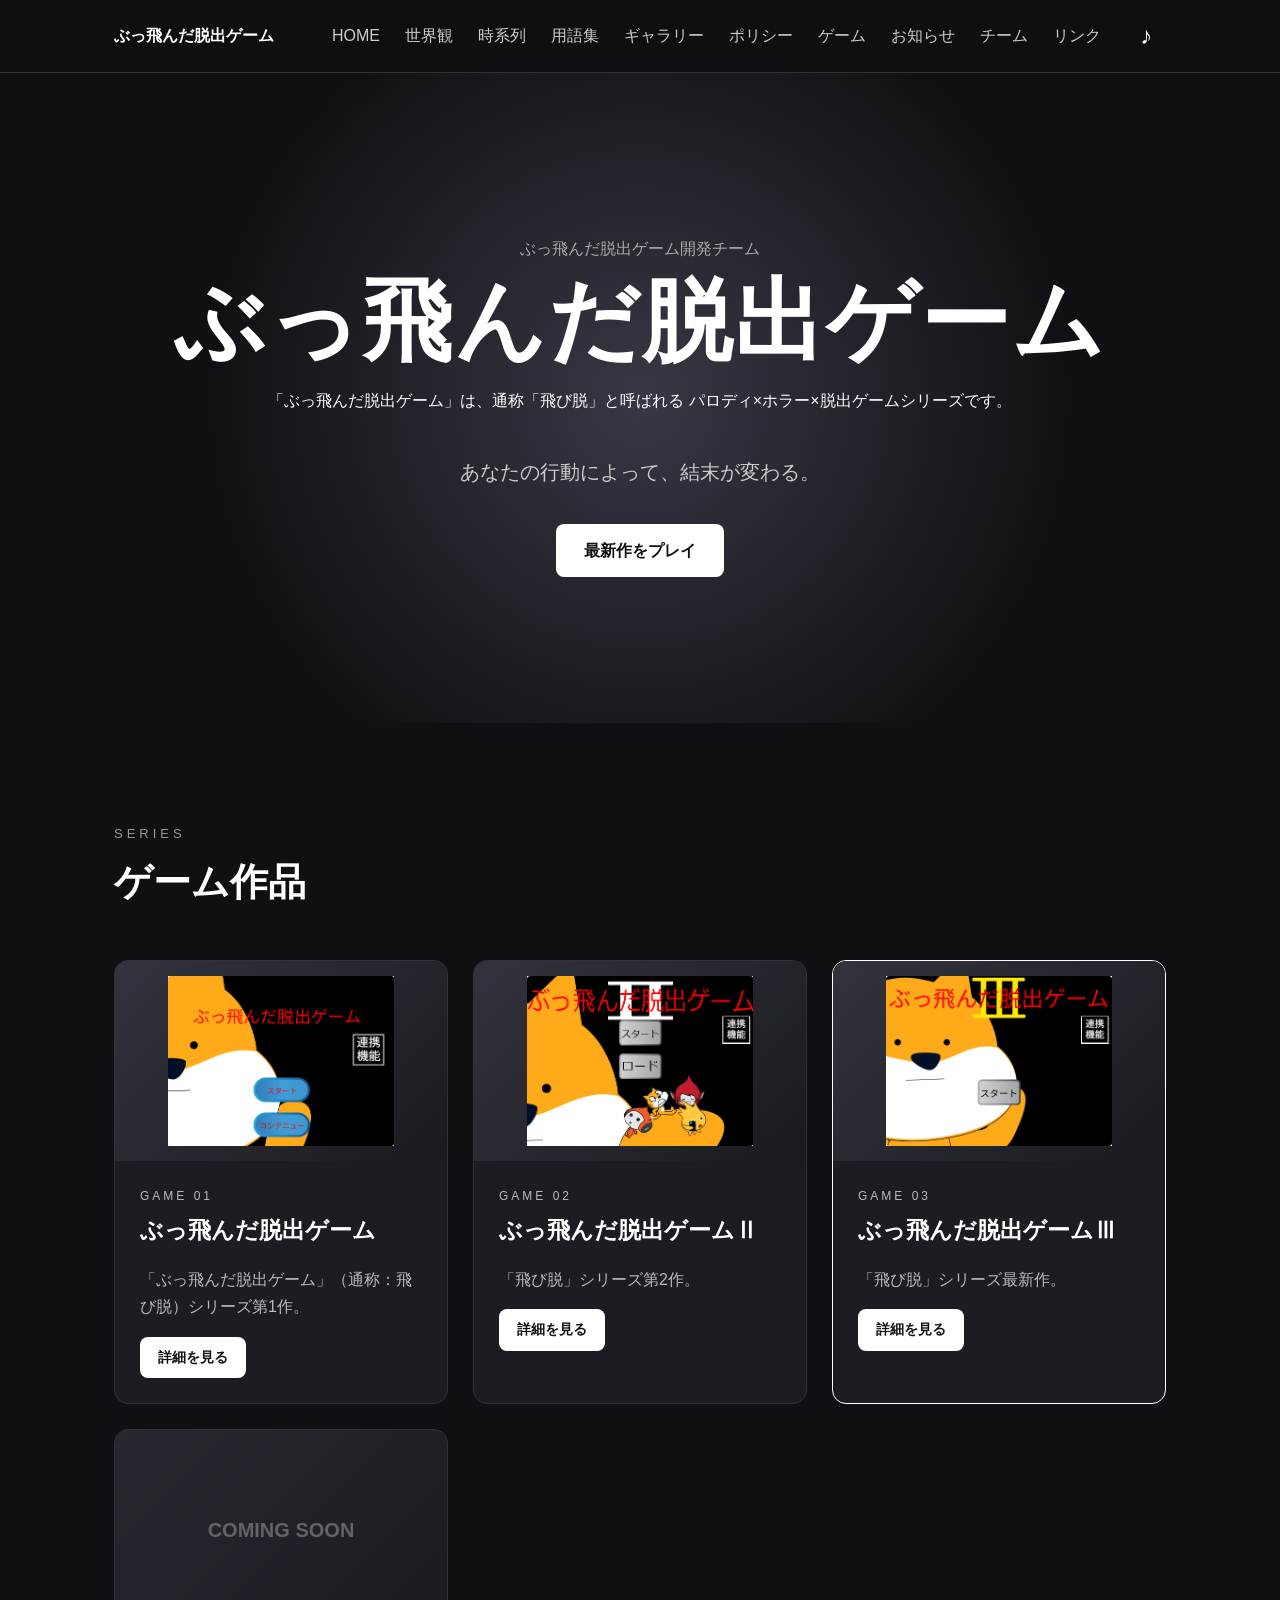
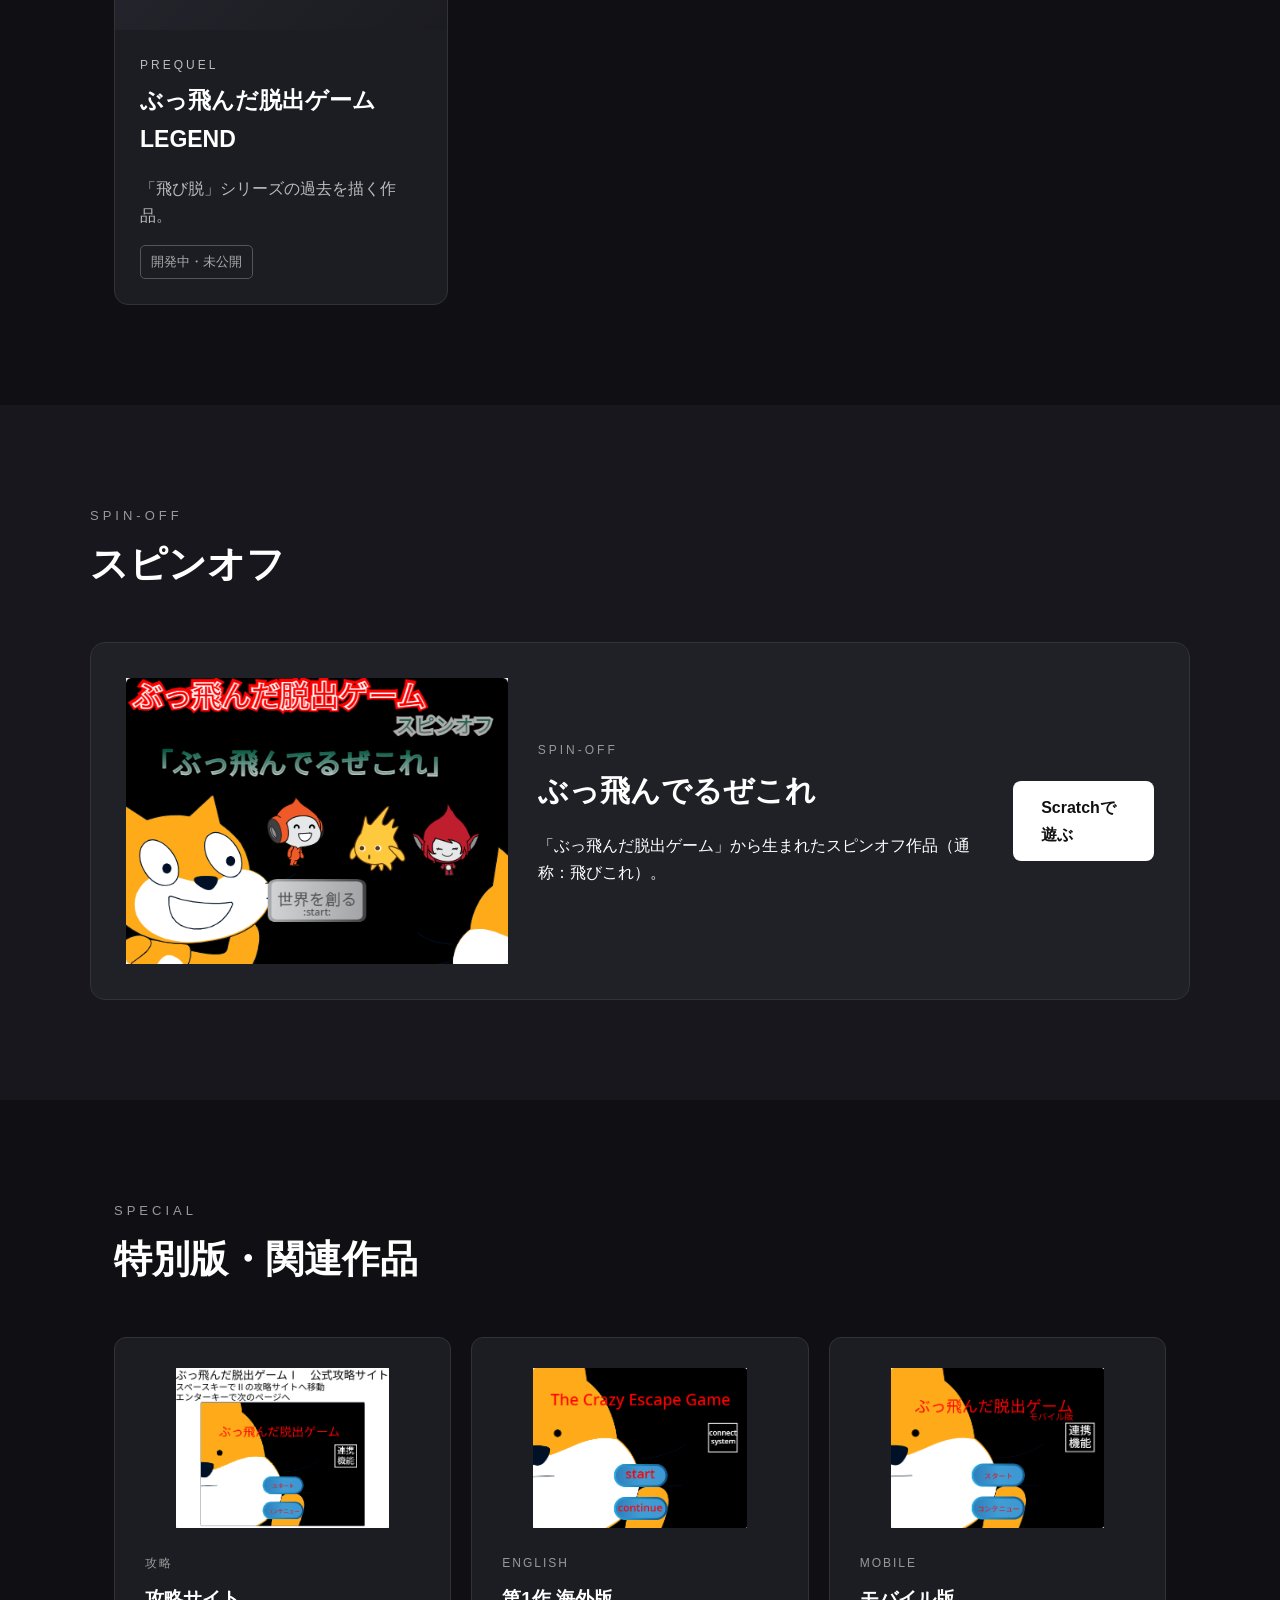
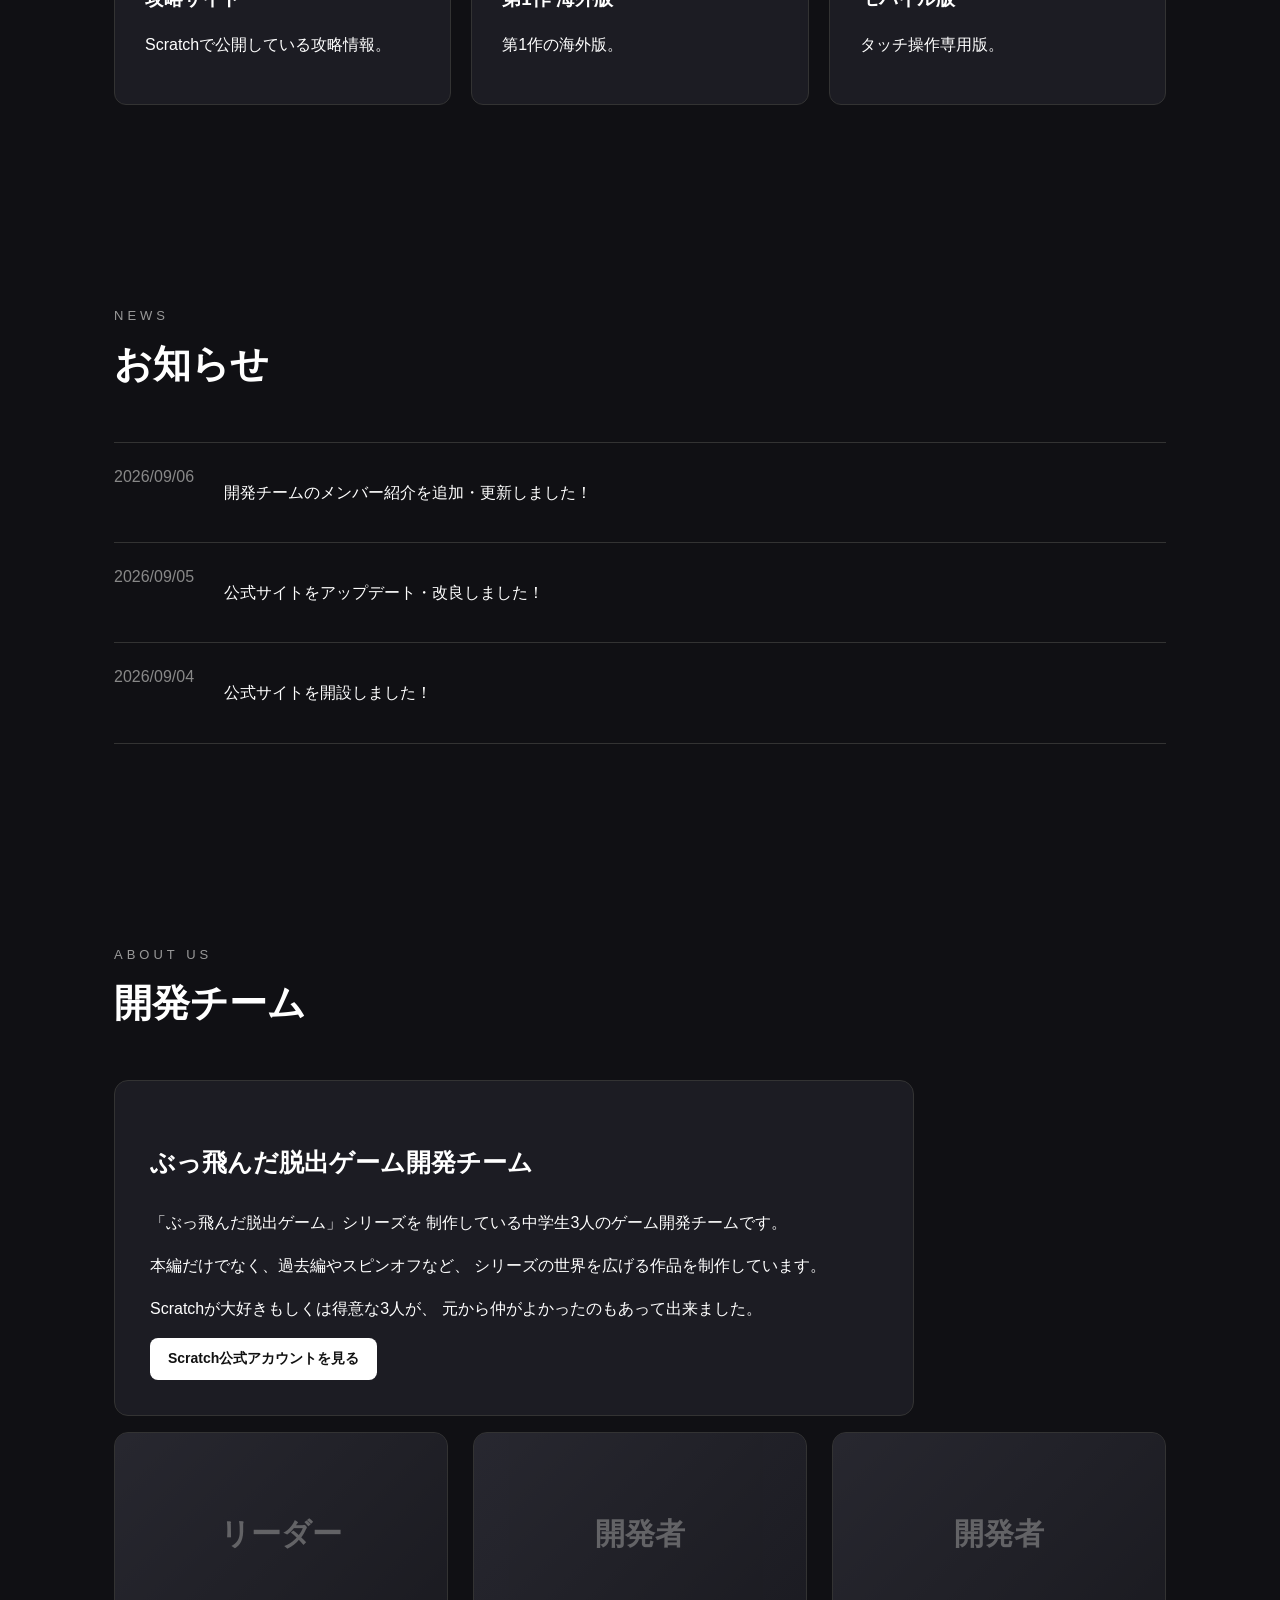
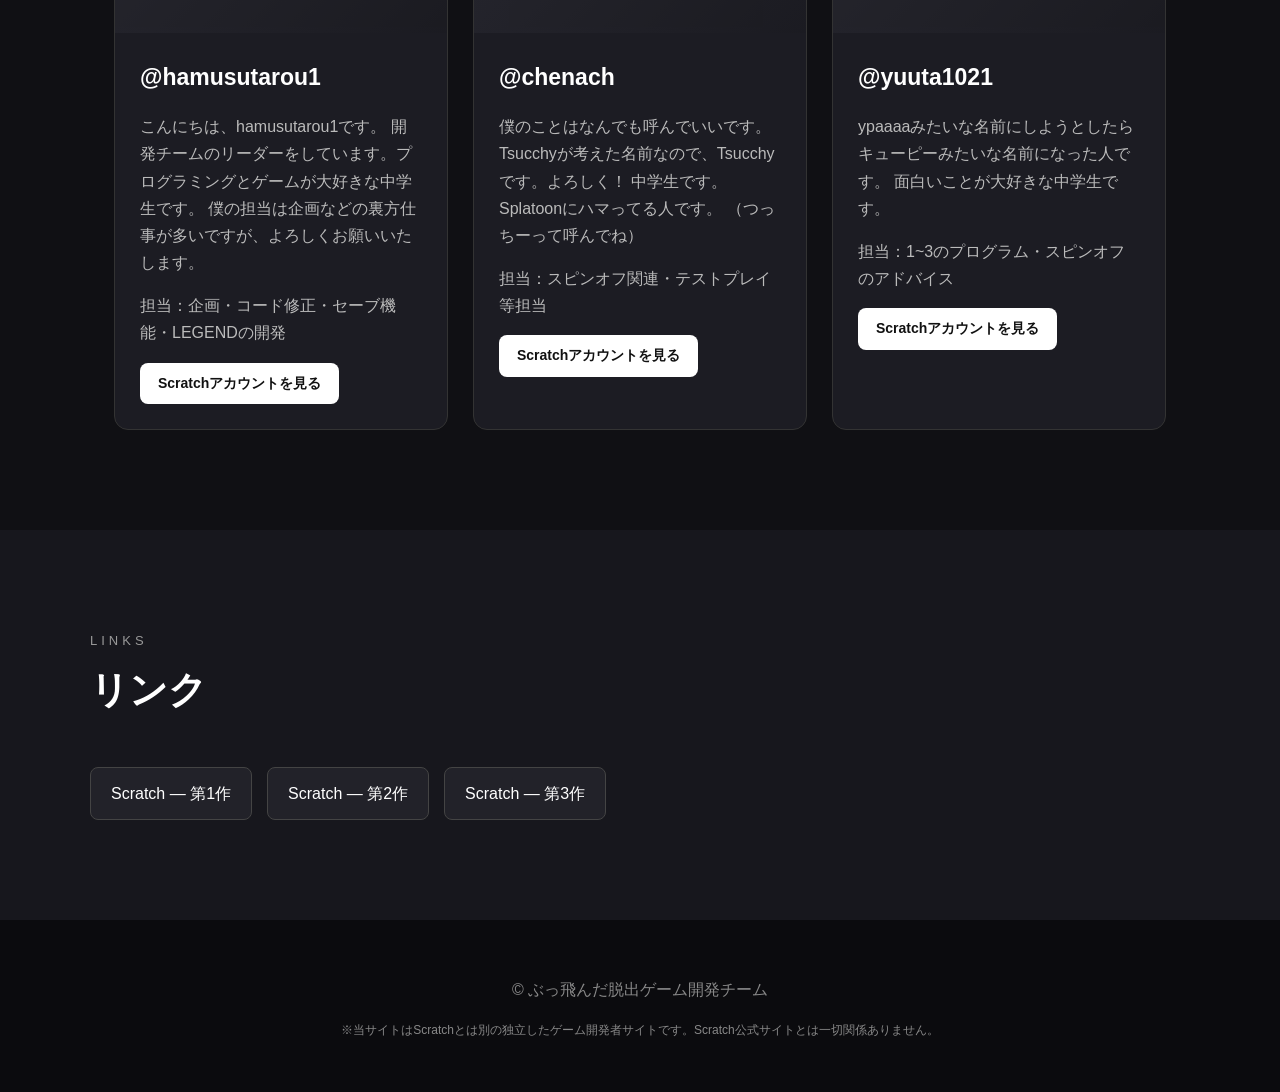
<file: index.html>
<!DOCTYPE html>
<html lang="ja">
<head>
    <meta charset="UTF-8">

    <!-- スマホ対応 -->
    <meta name="viewport" content="width=device-width, initial-scale=1.0">

    <title>ぶっ飛んだ脱出ゲーム開発チーム</title>

    <meta 
        name="description"
        content="ぶっ飛んだ脱出ゲーム公式サイト。「飛び脱」の愛称で呼ばれるパロディ×ホラー×脱出ゲームシリーズ。ゲーム本編、世界観、キャラクター、時系列、ギャラリーなどを紹介。">

    <link rel="stylesheet" href="style.css">
    <link rel="icon" href="favicon.png">
</head>

<body>

<header class="header">
    <div class="header-inner">

        <a href="index.html" class="logo">
            ぶっ飛んだ脱出ゲーム
        </a>

        <!-- ハンバーガーボタン -->
        <button id="menu-button" class="menu-button" aria-label="メニューを開く">
            ☰
        </button>

        <!-- ナビゲーション -->
        <nav id="nav-menu" class="nav-menu">

            <a href="index.html">HOME</a>
            <a href="world.html">世界観</a>
            <a href="timeline.html">時系列</a>
            <a href="glossary.html">用語集</a>
            <a href="gallery.html">ギャラリー</a>
            <a href="policy.html">ポリシー</a>
            <a href="#games">ゲーム</a>
            <a href="#news">お知らせ</a>
            <a href="#about">チーム</a>
            <a href="#links">リンク</a>

            <button
                id="music-button"
                class="music-button"
                aria-label="BGMを再生"
            >
                ♪
            </button>

        </nav>

    </div>
</header>

    <audio id="bgm" loop>
        <source src="audio/bgm.mp3" type="audio/mpeg">
    </audio>


<main>

    <!-- =========================
         HERO
    ========================== -->

    <section class="hero">

        <p class="hero-small">
            ぶっ飛んだ脱出ゲーム開発チーム
        </p>

        <h1>
            ぶっ飛んだ脱出ゲーム
        </h1>

        <p>
「ぶっ飛んだ脱出ゲーム」は、通称「飛び脱」と呼ばれる
パロディ×ホラー×脱出ゲームシリーズです。
</p>

        <p class="hero-description">
            あなたの行動によって、結末が変わる。
        </p>

        <a
            class="button"
            href="https://scratch.mit.edu/projects/1272088945/"
            target="_blank"
        >
            最新作をプレイ
        </a>

    </section>


    <!-- =========================
         SERIES
    ========================== -->

    <section id="games" class="section">

        <div class="section-title">
            <p>SERIES</p>
            <h2>ゲーム作品</h2>
        </div>


        <div class="game-grid">


            <!-- ① -->

            <article class="game-card">

                <div class="game-image">
                <img src="images/game1.png" alt="ぶっ飛んだ脱出ゲーム">
                </div>

                <div class="game-content">

                    <p class="game-number">GAME 01</p>

                    <h3>
                        ぶっ飛んだ脱出ゲーム
                    </h3>

                    <p>
                        「ぶっ飛んだ脱出ゲーム」（通称：飛び脱）シリーズ第1作。
                    </p>

                    <a class="button small"href="game1.html">詳細を見る</a>

                </div>

            </article>


            <!-- ② -->

            <article class="game-card">

                <div class="game-image">
                <img src="images/game2.png" alt="ぶっ飛んだ脱出ゲームⅡ">
                </div>

                <div class="game-content">

                    <p class="game-number">GAME 02</p>

                    <h3>
                        ぶっ飛んだ脱出ゲームⅡ
                    </h3>

                    <p>
                        「飛び脱」シリーズ第2作。
                    </p>

                    <a class="button small"href="game2.html">詳細を見る</a>

                </div>

            </article>


            <!-- ③ -->

            <article class="game-card featured">

                <div class="game-image">
                <img src="images/game3.png" alt="ぶっ飛んだ脱出ゲームⅢ">
                </div>

                <div class="game-content">

                    <p class="game-number">GAME 03</p>

                    <h3>
                        ぶっ飛んだ脱出ゲームⅢ
                    </h3>

                    <p>
                        「飛び脱」シリーズ最新作。
                    </p>

                    <a class="button small"href="game3.html">詳細を見る</a>

                </div>

            </article>


            <!-- LEGEND -->

            <article class="game-card">

                <div class="game-image unreleased">
                    <span>COMING SOON</span>
                </div>

                <div class="game-content">

                    <p class="game-number">PREQUEL</p>

                    <h3>
                        ぶっ飛んだ脱出ゲームLEGEND
                    </h3>

                    <p>
                        「飛び脱」シリーズの過去を描く作品。
                    </p>

                    <span class="status">
                        開発中・未公開
                    </span>

                </div>

            </article>


        </div>

    </section>


    <!-- =========================
         SPIN OFF
    ========================== -->

    <section class="section dark-section">

        <div class="section-title">
            <p>SPIN-OFF</p>
            <h2>スピンオフ</h2>
        </div>

        <article class="wide-card">

    <div class="spin-off-image">
        <img src="images/spin-off.png" alt="ぶっ飛んでるぜこれ">
    </div>

    <div>
        <p class="game-number">
            SPIN-OFF
        </p>

        <h3>
            ぶっ飛んでるぜこれ
        </h3>

        <p>
            「ぶっ飛んだ脱出ゲーム」から生まれたスピンオフ作品（通称：飛びこれ）。
        </p>
    </div>

    <a
        class="button"
        href="https://scratch.mit.edu/projects/1271574698/"
        target="_blank"
    >
        Scratchで遊ぶ
    </a>

</article>

    </section>


    <!-- =========================
         SPECIAL
    ========================== -->

    <section class="section">

        <div class="section-title">
            <p>SPECIAL</p>
            <h2>特別版・関連作品</h2>
        </div>


        <div class="special-grid">

            <a
    class="special-card"
    href="https://scratch.mit.edu/projects/1272905778/"
    target="_blank"
>
    <img src="images/Strategy.png" alt="攻略サイト">

    <span>攻略</span>
    <h3>攻略サイト</h3>
    <p>Scratchで公開している攻略情報。</p>
</a>


            <a
    class="special-card"
    href="https://scratch.mit.edu/projects/1272910409/"
    target="_blank"
>
    <img src="images/English1.png" alt="第1作 海外版">

    <span>ENGLISH</span>
    <h3>第1作 海外版</h3>
    <p>第1作の海外版。</p>
</a>


            <a
    class="special-card"
    href="https://scratch.mit.edu/projects/1272912738/"
    target="_blank"
>
    <img src="images/mobile1.png" alt="モバイル版">

    <span>MOBILE</span>
    <h3>モバイル版</h3>
    <p>タッチ操作専用版。</p>
</a>

        </div>

    </section>


    <!-- =========================
         NEWS
    ========================== -->

    <section id="news" class="section news-section">

        <div class="section-title">
            <p>NEWS</p>
            <h2>お知らせ</h2>
        </div>


        <div class="news-list">

            <div class="news-item">
                <time>2026/09/06</time>
                <p>
                    開発チームのメンバー紹介を追加・更新しました！
                </p>
             </div>

            <div class="news-item">
                <time>2026/09/05</time>
                <p>
                    公式サイトをアップデート・改良しました！
                </p>
            </div>

            <div class="news-item">
                <time>2026/09/04</time>
                <p>
                    公式サイトを開設しました！
                </p>
            </div>

        </div>

    </section>


    <!-- =========================
         ABOUT
    ========================== -->

    <section id="about" class="section">

        <div class="section-title">
            <p>ABOUT US</p>
            <h2>開発チーム</h2>
        </div>

        <div class="about-card">

            <h3>
                ぶっ飛んだ脱出ゲーム開発チーム
            </h3>

            <p>
                「ぶっ飛んだ脱出ゲーム」シリーズを
                制作している中学生3人のゲーム開発チームです。
            </p>

            <p>
                本編だけでなく、過去編やスピンオフなど、
                シリーズの世界を広げる作品を制作しています。
            </p>

            <p>
                Scratchが大好きもしくは得意な3人が、
                元から仲がよかったのもあって出来ました。
            </p>

            <a class="button small"
                href="https://scratch.mit.edu/users/TCEGDevelopmentTeam/"
                target="_blank">
                Scratch公式アカウントを見る
            </a>

        </div>

        <p>


        </p>

        <div class="game-grid">

             <article class="game-card">

                <div class="game-image unreleased">
                    <h2>リーダー</h2>
                </div>

                <div class="game-content">

                    <h3>
                        @hamusutarou1
                    </h3>

                    <p>
                        こんにちは、hamusutarou1です。
                        開発チームのリーダーをしています。プログラミングとゲームが大好きな中学生です。
                        僕の担当は企画などの裏方仕事が多いですが、よろしくお願いいたします。
                    </p>

                    <p>
                        担当：企画・コード修正・セーブ機能・LEGENDの開発
                    </p>

                    <a class="button small"
                        href="https://scratch.mit.edu/users/hamusutarou1/"
                        target="_blank">
                        Scratchアカウントを見る
                    </a>

                </div>

            </article>

             <article class="game-card">

                <div class="game-image unreleased">
                    <h2>開発者</h2>
                </div>

                <div class="game-content">

                    <h3>
                        @chenach
                    </h3>

                    <p>
                        僕のことはなんでも呼んでいいです。
                        Tsucchyが考えた名前なので、Tsucchyです。よろしく！
                        中学生です。Splatoonにハマってる人です。
                        （つっちーって呼んでね）
                    </p>

                    <p>
                        担当：スピンオフ関連・テストプレイ等担当
                    </p>

                    <a class="button small"
                        href="https://scratch.mit.edu/users/chenach/"
                        target="_blank">
                        Scratchアカウントを見る
                    </a>

                </div>

            </article>

            <article class="game-card">

                <div class="game-image unreleased">
                    <h2>開発者</h2>
                </div>

                <div class="game-content">

                    <h3>
                        @yuuta1021
                    </h3>

                    <p>
                        ypaaaaみたいな名前にしようとしたらキューピーみたいな名前になった人です。
                        面白いことが大好きな中学生です。
                    </p>

                    <p>
                        担当：1~3のプログラム・スピンオフのアドバイス
                    </p>

                    <a class="button small"
                        href="https://scratch.mit.edu/users/yuuta1021/"
                        target="_blank">
                        Scratchアカウントを見る
                    </a>

                </div>

            </article>

        </div>
        
    </section>


    <!-- =========================
         LINKS
    ========================== -->

    <section id="links" class="section dark-section">

        <div class="section-title">
            <p>LINKS</p>
            <h2>リンク</h2>
        </div>

        <div class="link-list">

            <a
                href="https://scratch.mit.edu/projects/1271366471/"
                target="_blank"
            >
                Scratch ― 第1作
            </a>

            <a
                href="https://scratch.mit.edu/projects/1271365248/"
                target="_blank"
            >
                Scratch ― 第2作
            </a>

            <a
                href="https://scratch.mit.edu/projects/1272088945/"
                target="_blank"
            >
                Scratch ― 第3作
            </a>

 

            <!-- SNSを追加するときはここに追加 -->

        </div>

    </section>

</main>


<footer>

    <p>
        © ぶっ飛んだ脱出ゲーム開発チーム
    </p>

    <p class="footer-note">
        ※当サイトはScratchとは別の独立したゲーム開発者サイトです。Scratch公式サイトとは一切関係ありません。
    </p>

</footer>

<script>
const musicButton = document.getElementById("music-button");
const bgm = document.getElementById("bgm");

musicButton.addEventListener("click", () => {

    if (bgm.paused) {
        bgm.play();
        musicButton.classList.remove("muted");
        musicButton.setAttribute("aria-label", "BGMを停止");
    } else {
        bgm.pause();
        musicButton.classList.add("muted");
        musicButton.setAttribute("aria-label", "BGMを再生");
    }

});
</script>

<script>

const menuButton = document.getElementById("menu-button");
const navMenu = document.getElementById("nav-menu");

menuButton.addEventListener("click", () => {

    navMenu.classList.toggle("show");

});

</script>

</body>
</html>
</file>
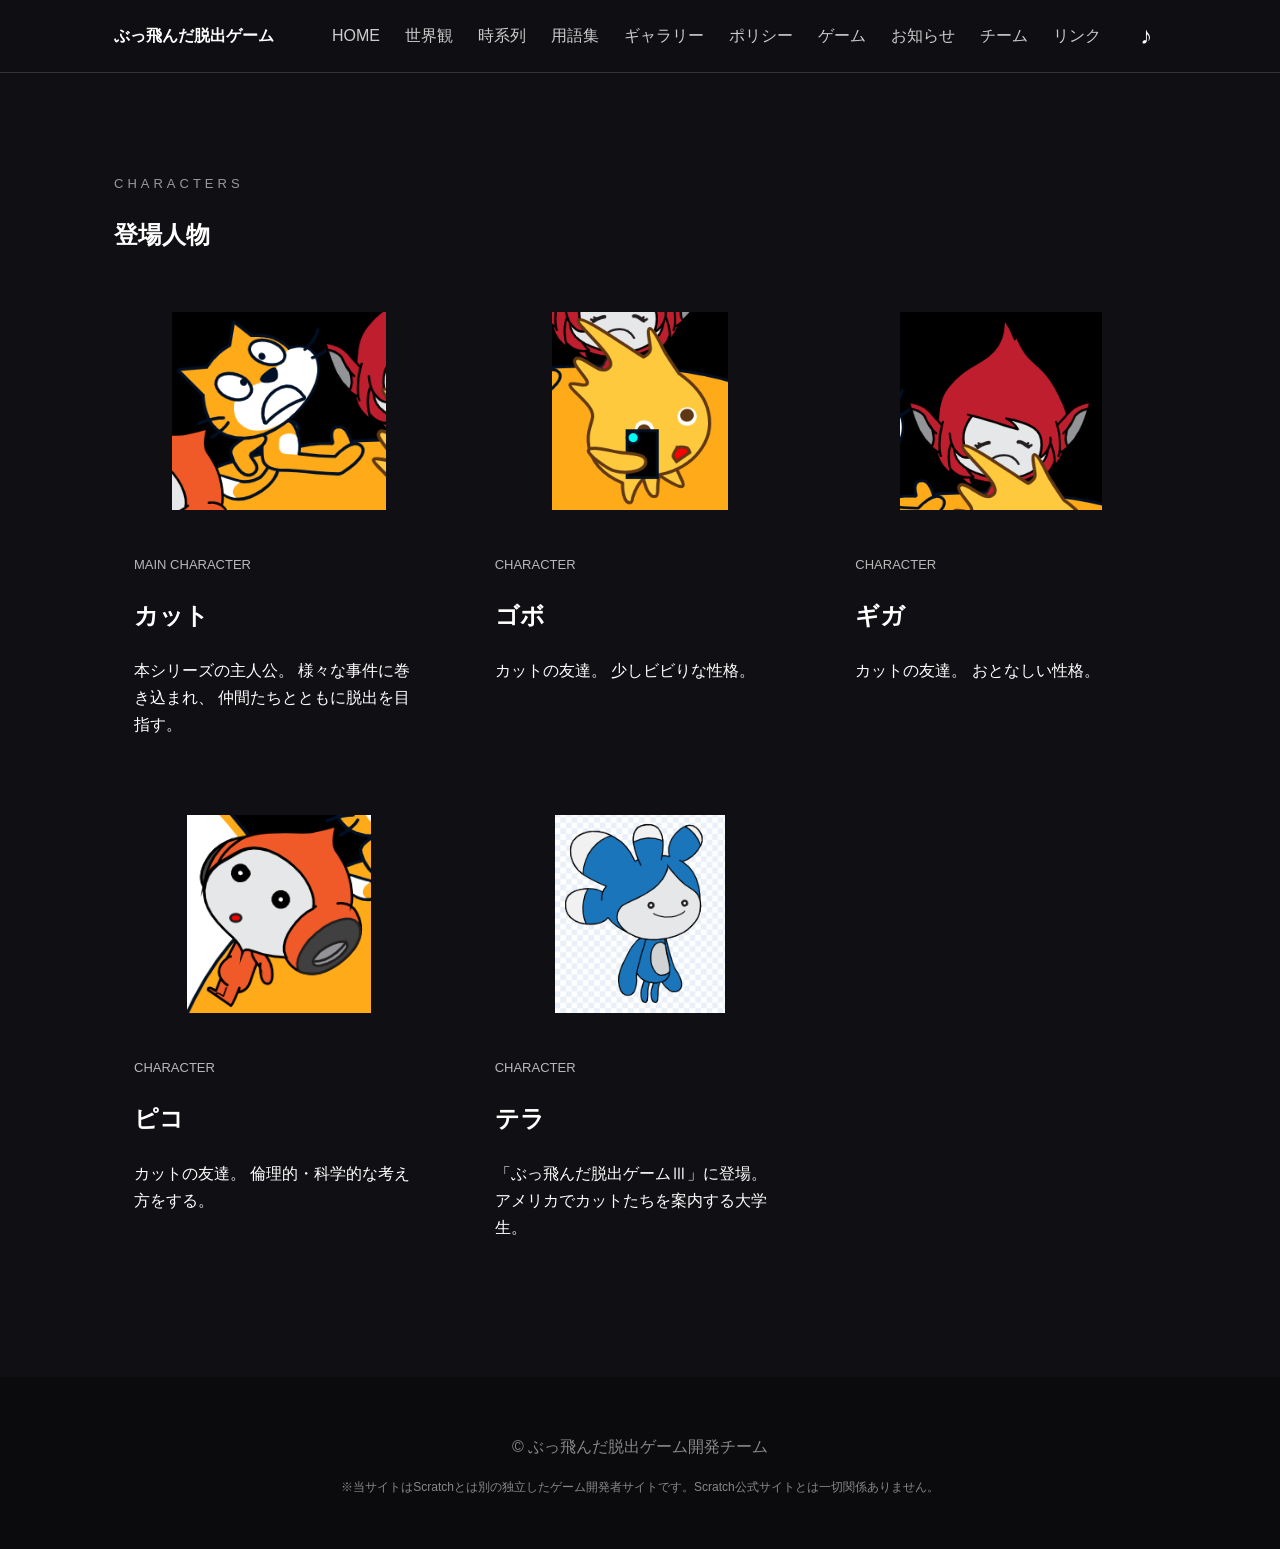
<file: characters.html>
<!DOCTYPE html>
<html lang="ja">
<head>
    <meta charset="UTF-8">

    <!-- スマホ対応 -->
    <meta name="viewport" content="width=device-width, initial-scale=1.0">

    <title>登場人物紹介｜ぶっ飛んだ脱出ゲーム</title>

    <meta
        name="description"
        content="ぶっ飛んだ脱出ゲーム（通称：飛び脱）シリーズの登場人物紹介サイト。メインキャラクターやサブキャラクターなどの紹介をしています。"
    >

    <link rel="stylesheet" href="style.css">
    <link rel="icon" href="favicon.png">
</head>

<body>

<header class="header">
    <div class="header-inner">

        <a href="index.html" class="logo">
            ぶっ飛んだ脱出ゲーム
        </a>

        <!-- ハンバーガーボタン -->
        <button id="menu-button" class="menu-button" aria-label="メニューを開く">
            ☰
        </button>

        <!-- ナビゲーション -->
        <nav id="nav-menu" class="nav-menu">

            <a href="index.html">HOME</a>
            <a href="world.html">世界観</a>
            <a href="timeline.html">時系列</a>
            <a href="glossary.html">用語集</a>
            <a href="gallery.html">ギャラリー</a>
            <a href="policy.html">ポリシー</a>
            <a href="index.html#games">ゲーム</a>
            <a href="index.html#news">お知らせ</a>
            <a href="index.html#about">チーム</a>
            <a href="index.html#links">リンク</a>

            <button
                id="music-button"
                class="music-button"
                aria-label="BGMを再生"
            >
                ♪
            </button>

        </nav>

    </div>
</header>

    <audio id="bgm" loop>
        <source src="audio/bgm.mp3" type="audio/mpeg">
    </audio>
    
<section class="section">

    <div class="section-title">
        <p>CHARACTERS</p>
        <h1>登場人物</h1>
    </div>

    <div class="character-grid">

        <article class="character-card">

            <div class="character-image">
                <img src="images/kat.png" alt="カット">
            </div>

            <div class="character-content">
                <p class="character-role">MAIN CHARACTER</p>

                <h2>カット</h2>

                <p>
                    本シリーズの主人公。
                    様々な事件に巻き込まれ、
                    仲間たちとともに脱出を目指す。
                </p>
            </div>

        </article>


        <article class="character-card">

            <div class="character-image">
                <img src="images/gobo.png" alt="ゴボ">
            </div>

            <div class="character-content">
                <p class="character-role">CHARACTER</p>

                <h2>ゴボ</h2>

                <p>
                    カットの友達。
                    少しビビりな性格。
                </p>
            </div>

        </article>


        <article class="character-card">

            <div class="character-image">
                <img src="images/giga.png" alt="ギガ">
            </div>

            <div class="character-content">
                <p class="character-role">CHARACTER</p>

                <h2>ギガ</h2>

                <p>
                    カットの友達。
                    おとなしい性格。
                </p>
            </div>

        </article>


        <article class="character-card">

            <div class="character-image">
                <img src="images/pico.png" alt="ピコ">
            </div>

            <div class="character-content">
                <p class="character-role">CHARACTER</p>

                <h2>ピコ</h2>

                <p>
                    カットの友達。
                    倫理的・科学的な考え方をする。
                </p>
            </div>

        </article>


        <article class="character-card">

            <div class="character-image">
                <img src="images/terra.png" alt="テラ">
            </div>

            <div class="character-content">
                <p class="character-role">CHARACTER</p>

                <h2>テラ</h2>

                <p>
                    「ぶっ飛んだ脱出ゲームⅢ」に登場。
                    アメリカでカットたちを案内する大学生。
                </p>
            </div>

        </article>

    </div>

</section>

<footer>

    <p>
        © ぶっ飛んだ脱出ゲーム開発チーム
    </p>

    <p class="footer-note">
        ※当サイトはScratchとは別の独立したゲーム開発者サイトです。Scratch公式サイトとは一切関係ありません。
    </p>

</footer>

<script>
const musicButton = document.getElementById("music-button");
const bgm = document.getElementById("bgm");

musicButton.addEventListener("click", () => {

    if (bgm.paused) {
        bgm.play();
        musicButton.classList.remove("muted");
        musicButton.setAttribute("aria-label", "BGMを停止");
    } else {
        bgm.pause();
        musicButton.classList.add("muted");
        musicButton.setAttribute("aria-label", "BGMを再生");
    }

});
</script>

<script>

const menuButton = document.getElementById("menu-button");
const navMenu = document.getElementById("nav-menu");

menuButton.addEventListener("click", () => {

    navMenu.classList.toggle("show");

});

</script>
    
</body>
    
</html>
</file>
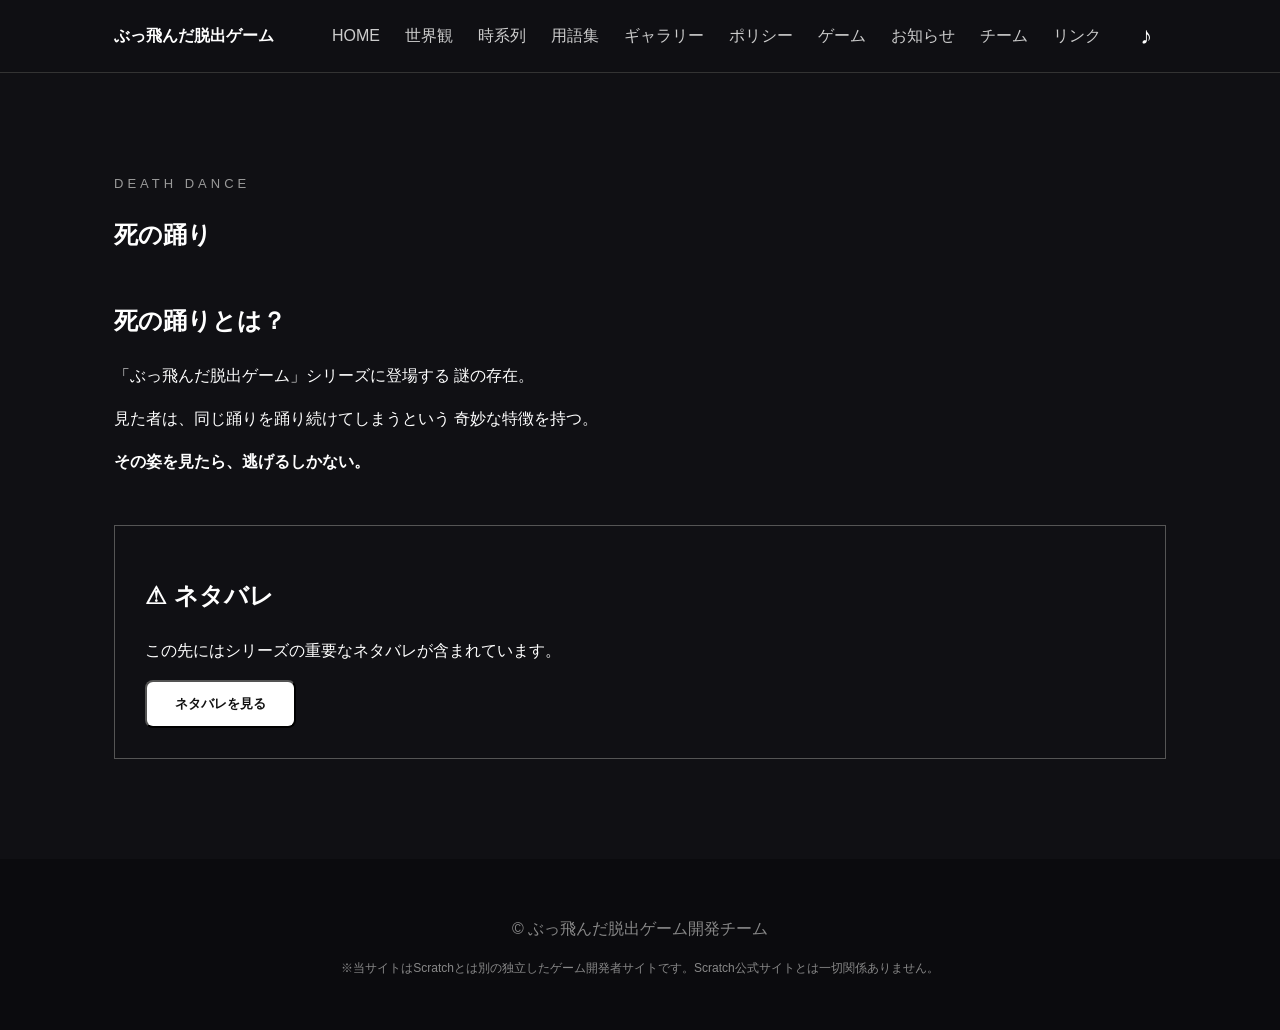
<file: death-dance.html>
<!DOCTYPE html>
<html lang="ja">

<head>

    <meta charset="UTF-8">
    <meta name="viewport" content="width=device-width, initial-scale=1.0">

    <title>死の踊り｜ぶっ飛んだ脱出ゲーム</title>

        <meta
        name="description"
        content="ぶっ飛んだ脱出ゲーム（通称：飛び脱）シリーズの死の踊り紹介サイト。死の踊りについての詳細な紹介をしています。※ネタバレ注意"
    >

    <link rel="stylesheet" href="style.css">
    <link rel="icon" href="favicon.png">
</head>

<body>

<header class="header">
    <div class="header-inner">

        <a href="index.html" class="logo">
            ぶっ飛んだ脱出ゲーム
        </a>

        <!-- ハンバーガーボタン -->
        <button id="menu-button" class="menu-button" aria-label="メニューを開く">
            ☰
        </button>

        <!-- ナビゲーション -->
        <nav id="nav-menu" class="nav-menu">

            <a href="index.html">HOME</a>
            <a href="world.html">世界観</a>
            <a href="timeline.html">時系列</a>
            <a href="glossary.html">用語集</a>
            <a href="gallery.html">ギャラリー</a>
            <a href="policy.html">ポリシー</a>
            <a href="index.html#games">ゲーム</a>
            <a href="index.html#news">お知らせ</a>
            <a href="index.html#about">チーム</a>
            <a href="index.html#links">リンク</a>

            <button
                id="music-button"
                class="music-button"
                aria-label="BGMを再生"
            >
                ♪
            </button>

        </nav>

    </div>
</header>

    <audio id="bgm" loop>
        <source src="audio/bgm.mp3" type="audio/mpeg">
    </audio>

<main>

<section class="section">

    <div class="section-title">

        <p>DEATH DANCE</p>

        <h1>死の踊り</h1>

    </div>


    <div class="death-intro">

        <h2>死の踊りとは？</h2>

        <p>
            「ぶっ飛んだ脱出ゲーム」シリーズに登場する
            謎の存在。
        </p>

        <p>
            見た者は、同じ踊りを踊り続けてしまうという
            奇妙な特徴を持つ。
        </p>

        <p class="warning">
            その姿を見たら、逃げるしかない。
        </p>

    </div>


    <div class="spoiler-box">

        <h2>⚠ ネタバレ</h2>

        <p>
            この先にはシリーズの重要なネタバレが含まれています。
        </p>

        <button
            id="spoiler-button"
            class="button">
            ネタバレを見る
        </button>

    </div>


    <div
        id="spoiler-content"
        class="spoiler-content">

        <h2>ここからネタバレ　※LEGENDなどの開発中の情報が含まれる場合があります。</h2>

        <p>
            死の踊りは、一種の感染症である。
            そして、見ると感染するという奇妙な特徴を持っている。
            感染者はある一定の動きを常にすると報告されている。
            対策として、直視しない、見つけたらすぐに逃げて研究機関などに報告する、というものが発表されている。
            世界初の感染者は「キャット」で、神社でウイルスに感染したという説が最も有力である。
            しかし、当時は防犯カメラなどもなかったので、今も様々な説が学会で提示されている。
            ちなみに、神社で感染説を提唱したのは、カット・スクラッチである。
            彼は「キャット」のスマホを手に入れたと言っており、それを死の踊りに見せると成仏した、と証言している。
            このことから彼は、次の説を唱えた。
            「死の踊りというのは、感染症である。感染者は同じ動きをする。また、直視してしまうと感染するという特徴を持っている。そして、感染者は死後も同じ動きをする。しかし、感染者の思い入れのあるものを見せれば、苦しみから解放され、成仏する。」
            しかしこれは彼の憶測に過ぎない。よって学会はこの説を認めなかった。
            その後、彼は神社で感染説を提唱。この説が今、最も有力な説なのだ。
        </p>

        <p>
            ※現在は開発中のため、内容は変更される可能性があります。
        </p>

    </div>


</section>

</main>

<footer>

    <p>
        © ぶっ飛んだ脱出ゲーム開発チーム
    </p>

    <p class="footer-note">
        ※当サイトはScratchとは別の独立したゲーム開発者サイトです。Scratch公式サイトとは一切関係ありません。
    </p>

</footer>

<script>

const spoilerButton =
    document.getElementById("spoiler-button");

const spoilerContent =
    document.getElementById("spoiler-content");


spoilerButton.addEventListener("click", function() {

    if (!spoilerContent.classList.contains("show")) {

        const result =
            confirm("本当に見てしまいますか？");

        if (!result) {
            return;
        }

        spoilerContent.classList.add("show");

        spoilerButton.textContent =
            "ネタバレを隠す";

    } else {

        spoilerContent.classList.remove("show");

        spoilerButton.textContent =
            "ネタバレを見る";

    }

});

</script>

<script>
const musicButton = document.getElementById("music-button");
const bgm = document.getElementById("bgm");

musicButton.addEventListener("click", () => {

    if (bgm.paused) {
        bgm.play();
        musicButton.classList.remove("muted");
        musicButton.setAttribute("aria-label", "BGMを停止");
    } else {
        bgm.pause();
        musicButton.classList.add("muted");
        musicButton.setAttribute("aria-label", "BGMを再生");
    }

});
</script>

<script>

const menuButton = document.getElementById("menu-button");
const navMenu = document.getElementById("nav-menu");

menuButton.addEventListener("click", () => {

    navMenu.classList.toggle("show");

});

</script>
    
</body>

</html>
</file>
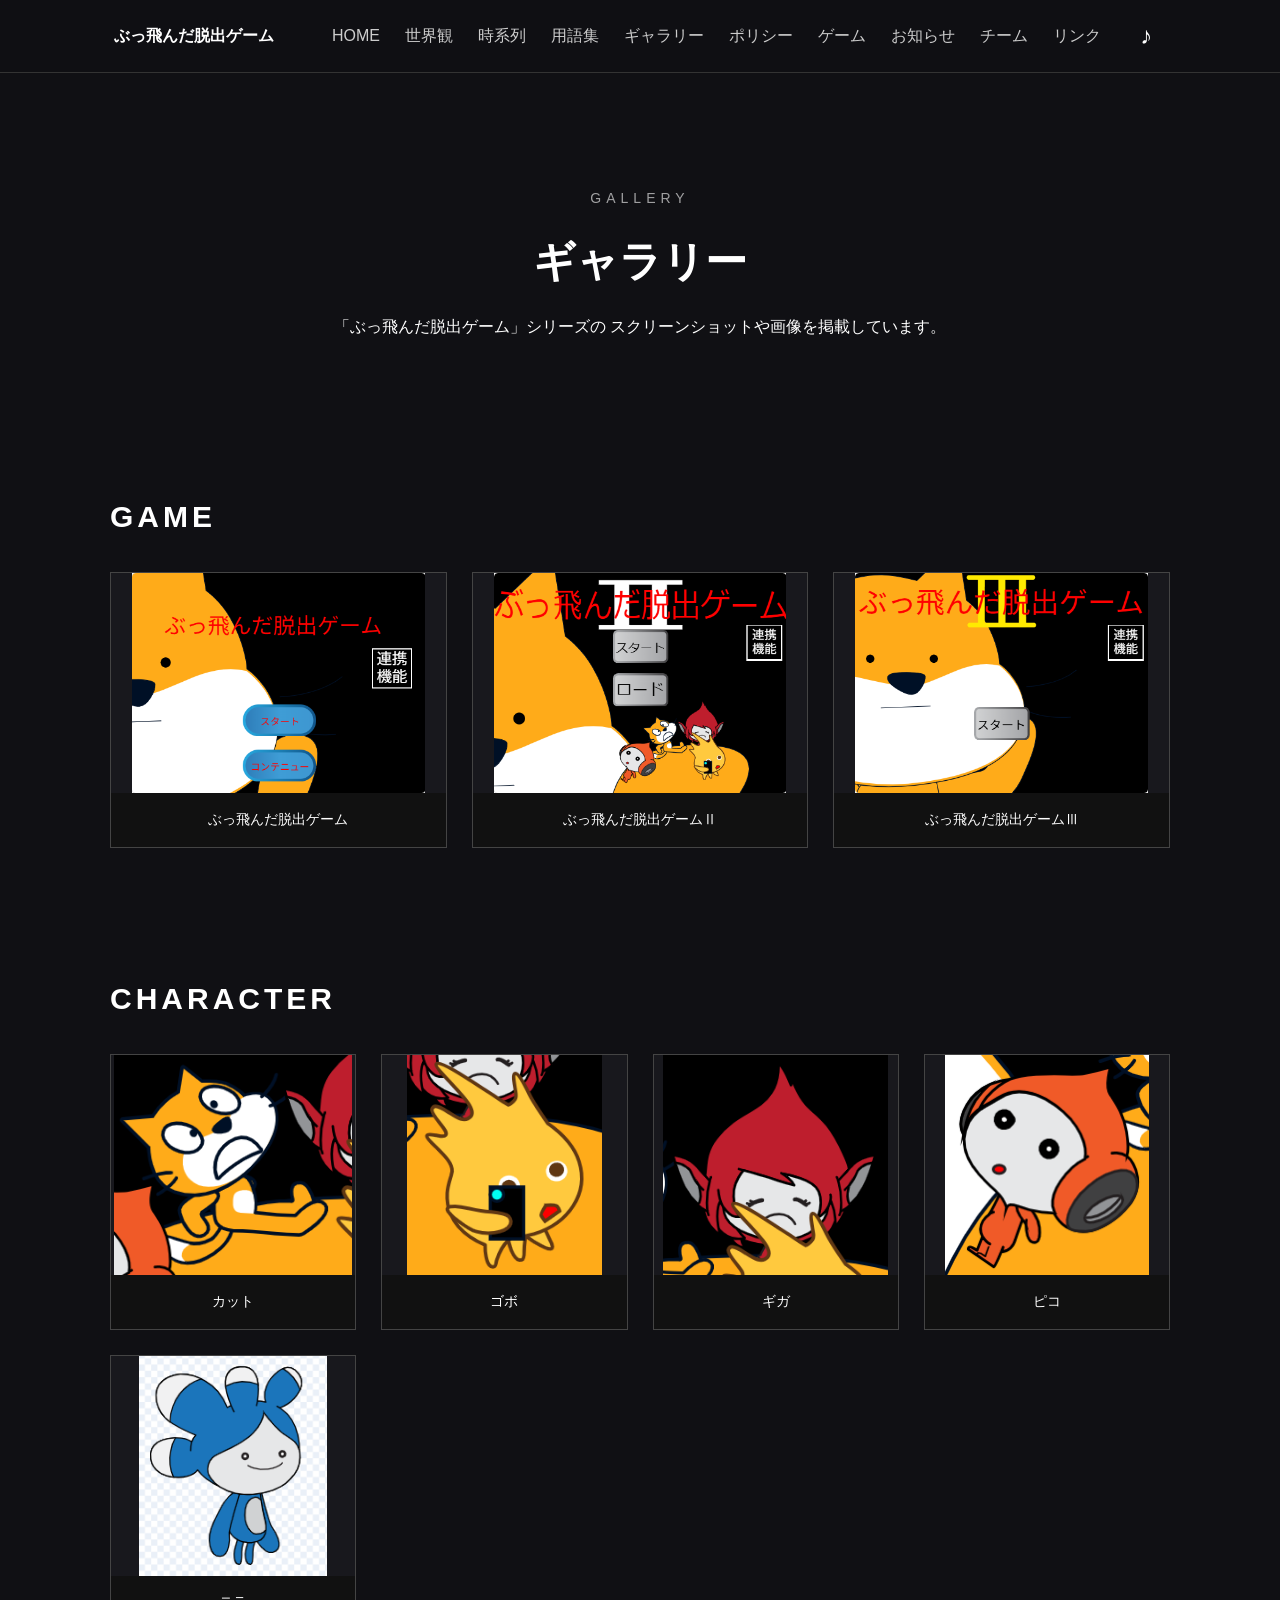
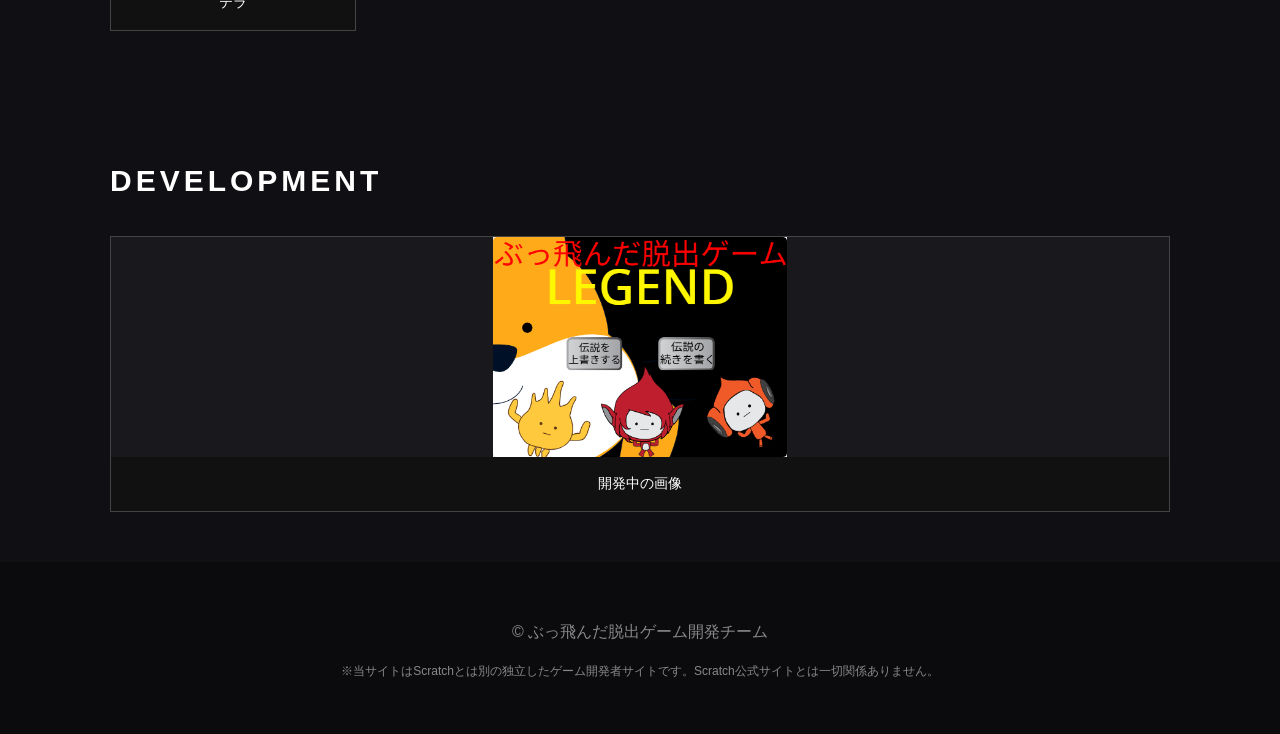
<file: gallery.html>
<!DOCTYPE html>
<html lang="ja">

<head>
    <meta charset="UTF-8">
    <meta name="viewport" content="width=device-width, initial-scale=1.0">

    <title>ギャラリー | ぶっ飛んだ脱出ゲーム</title>

    <meta
    name="description"
    content="ぶっ飛んだ脱出ゲーム（通称：飛び脱）シリーズのゲーム画像やキャラクター画像などを掲載しています。"
    >

    <link rel="stylesheet" href="style.css">
    <link rel="icon" href="favicon.png">
</head>

<body>

<header class="header">
    <div class="header-inner">

        <a href="index.html" class="logo">
            ぶっ飛んだ脱出ゲーム
        </a>

        <!-- ハンバーガーボタン -->
        <button id="menu-button" class="menu-button" aria-label="メニューを開く">
            ☰
        </button>

        <!-- ナビゲーション -->
        <nav id="nav-menu" class="nav-menu">

            <a href="index.html">HOME</a>
            <a href="world.html">世界観</a>
            <a href="timeline.html">時系列</a>
            <a href="glossary.html">用語集</a>
            <a href="gallery.html">ギャラリー</a>
            <a href="policy.html">ポリシー</a>
            <a href="index.html#games">ゲーム</a>
            <a href="index.html#news">お知らせ</a>
            <a href="index.html#about">チーム</a>
            <a href="index.html#links">リンク</a>

            <button
                id="music-button"
                class="music-button"
                aria-label="BGMを再生"
            >
                ♪
            </button>

        </nav>

    </div>
</header>


<main>

    <section class="page-hero">

        <p class="page-label">GALLERY</p>

        <h1>ギャラリー</h1>

        <p>
            「ぶっ飛んだ脱出ゲーム」シリーズの
            スクリーンショットや画像を掲載しています。
        </p>

    </section>


    <section class="gallery-section">

        <h2>GAME</h2>

        <div class="gallery-grid">

            <figure class="gallery-item">
                <img src="images/game1.png" alt="ぶっ飛んだ脱出ゲーム">
                <figcaption>
                    ぶっ飛んだ脱出ゲーム
                </figcaption>
            </figure>

            <figure class="gallery-item">
                <img src="images/game2.png" alt="ぶっ飛んだ脱出ゲームⅡ">
                <figcaption>
                    ぶっ飛んだ脱出ゲームⅡ
                </figcaption>
            </figure>

            <figure class="gallery-item">
                <img src="images/game3.png" alt="ぶっ飛んだ脱出ゲームⅢ">
                <figcaption>
                    ぶっ飛んだ脱出ゲームⅢ
                </figcaption>
            </figure>

        </div>

    </section>


    <section class="gallery-section">

        <h2>CHARACTER</h2>

        <div class="gallery-grid">

            <figure class="gallery-item">
                <img src="images/kat.png" alt="カット">
                <figcaption>カット</figcaption>
            </figure>

            <figure class="gallery-item">
                <img src="images/gobo.png" alt="ゴボ">
                <figcaption>ゴボ</figcaption>
            </figure>

            <figure class="gallery-item">
                <img src="images/giga.png" alt="ギガ">
                <figcaption>ギガ</figcaption>
            </figure>

            <figure class="gallery-item">
                <img src="images/pico.png" alt="ピコ">
                <figcaption>ピコ</figcaption>
            </figure>

            <figure class="gallery-item">
                <img src="images/terra.png" alt="テラ">
                <figcaption>テラ</figcaption>
            </figure>

        </div>

    </section>


    <section class="gallery-section">

        <h2>DEVELOPMENT</h2>

        <div class="gallery-grid">

            <figure class="gallery-item">
                <img src="images/development1.png" alt="開発風景">
                <figcaption>開発中の画像</figcaption>
            </figure>

        </div>

    </section>

</main>


<footer>

    <p>
        © ぶっ飛んだ脱出ゲーム開発チーム
    </p>

    <p class="footer-note">
        ※当サイトはScratchとは別の独立したゲーム開発者サイトです。Scratch公式サイトとは一切関係ありません。
    </p>

</footer>


<script>

const musicButton = document.getElementById("music-button");
const bgm = new Audio("audio/bgm.mp3");

musicButton.addEventListener("click", () => {

    if (bgm.paused) {

        bgm.loop = true;
        bgm.play();

        musicButton.classList.remove("muted");

    } else {

        bgm.pause();

        musicButton.classList.add("muted");

    }

});

</script>

<script>

const menuButton = document.getElementById("menu-button");
const navMenu = document.getElementById("nav-menu");

menuButton.addEventListener("click", () => {

    navMenu.classList.toggle("show");

});

</script>
    
</body>
</html>
</file>
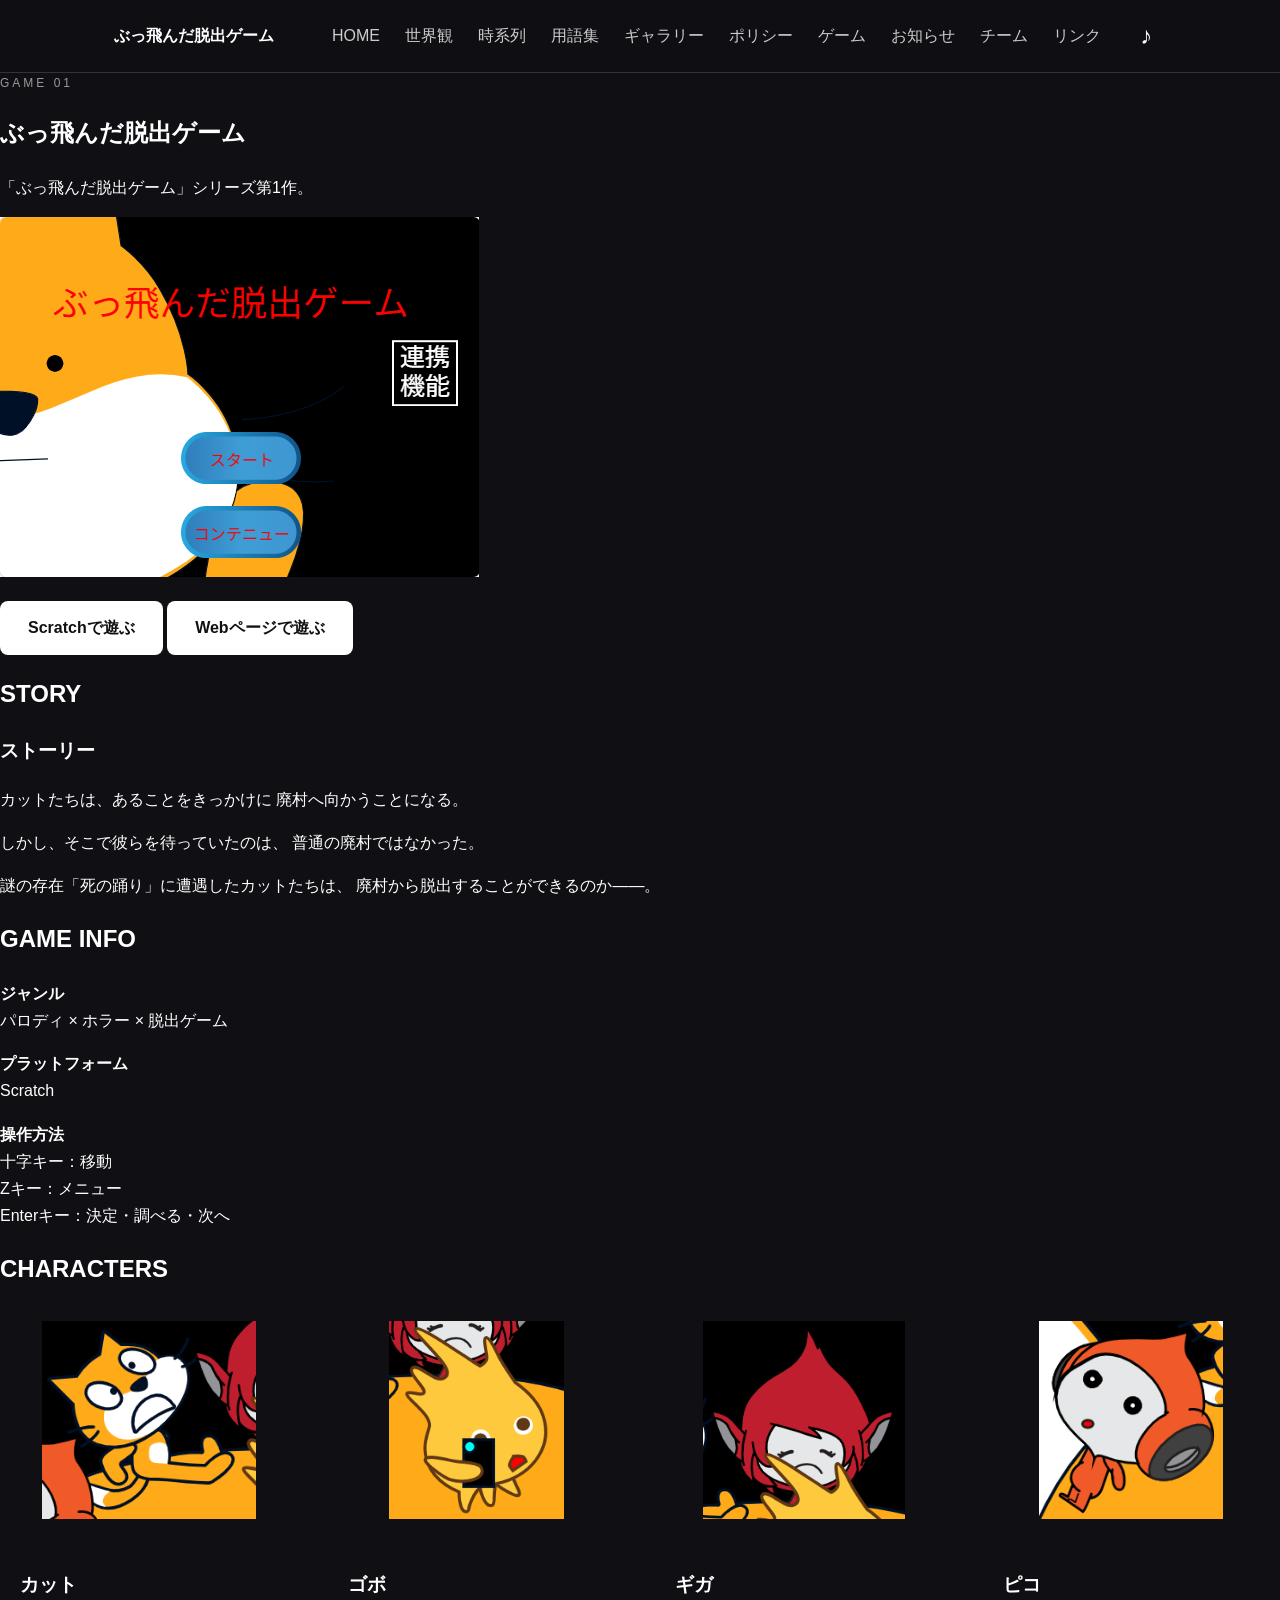
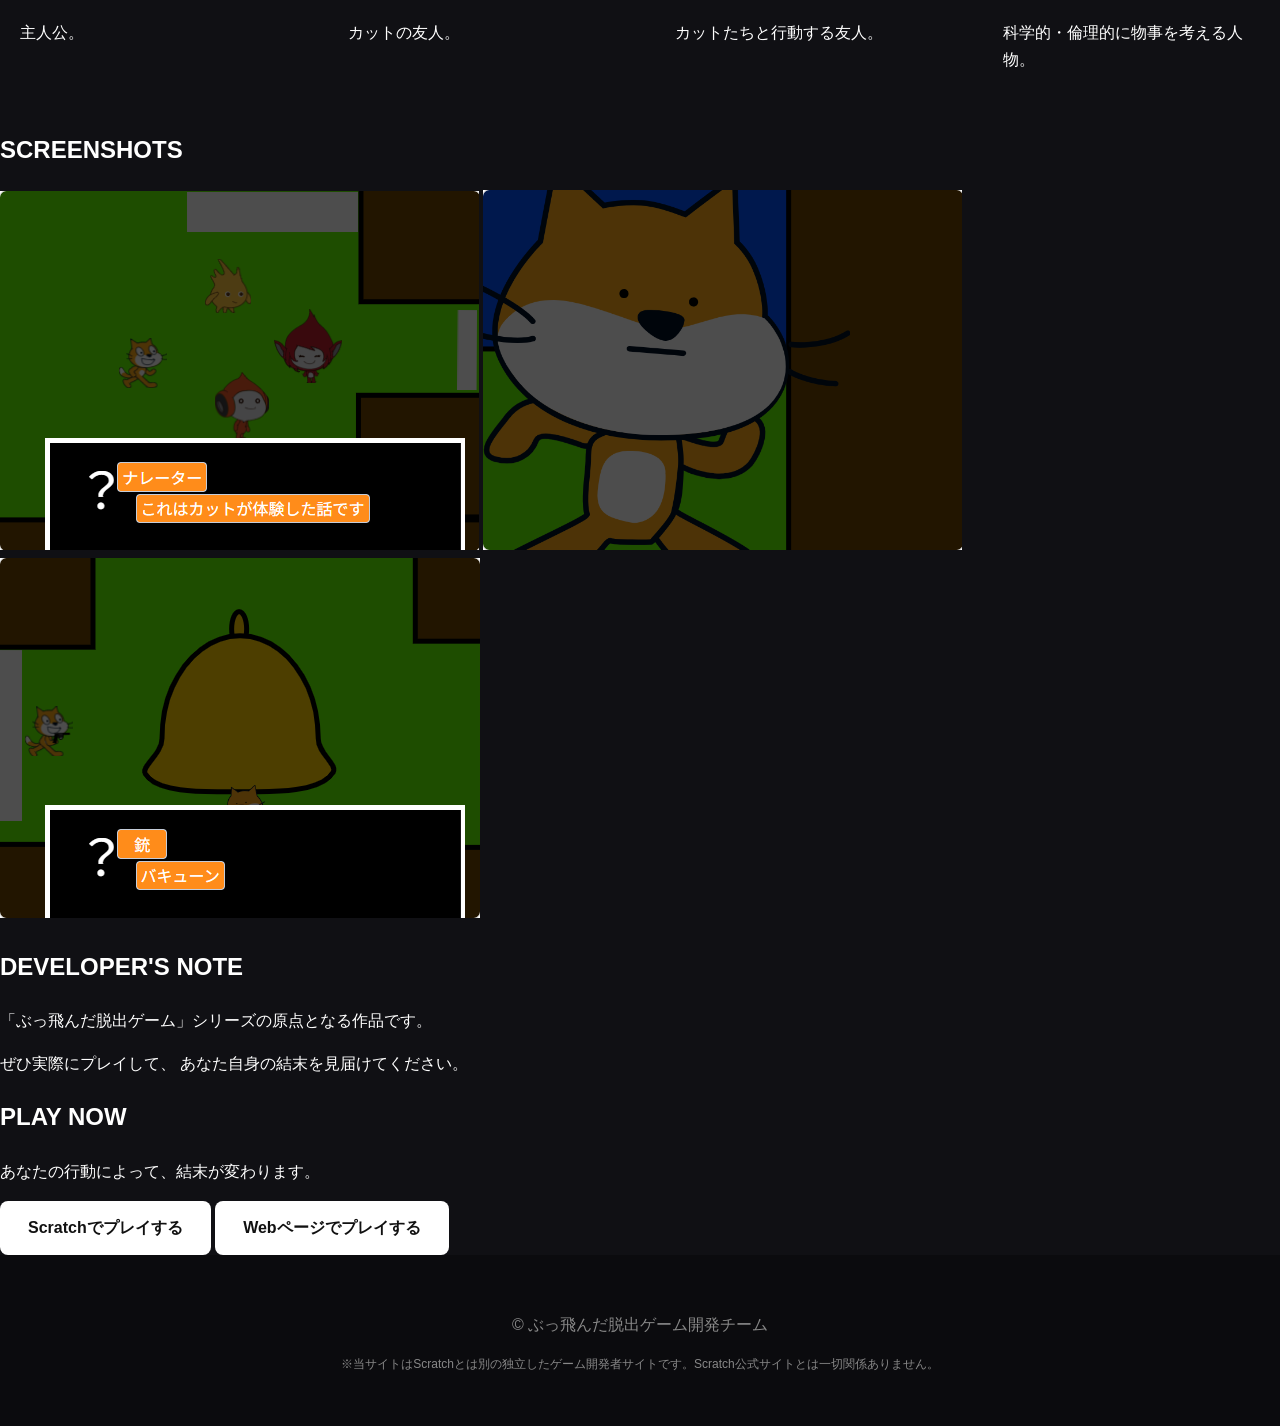
<file: game1.html>
<!DOCTYPE html>
<html lang="ja">

<head>
    <meta charset="UTF-8">
    <meta name="viewport" content="width=device-width, initial-scale=1.0">

    <title>ぶっ飛んだ脱出ゲームⅠ公式サイト</title>

    <meta
        name="description"
        content="ぶっ飛んだ脱出ゲームⅠの詳細ページ。Scratchへのリンク、登場人物などを掲載しています。"
    >

    <link rel="stylesheet" href="style.css">
    <link rel="icon" href="favicon.png">
</head>

<body>

<header class="header">
    <div class="header-inner">

        <a href="index.html" class="logo">
            ぶっ飛んだ脱出ゲーム
        </a>

        <!-- ハンバーガーボタン -->
        <button id="menu-button" class="menu-button" aria-label="メニューを開く">
            ☰
        </button>

        <!-- ナビゲーション -->
        <nav id="nav-menu" class="nav-menu">

            <a href="index.html">HOME</a>
            <a href="world.html">世界観</a>
            <a href="timeline.html">時系列</a>
            <a href="glossary.html">用語集</a>
            <a href="gallery.html">ギャラリー</a>
            <a href="policy.html">ポリシー</a>
            <a href="index.html#games">ゲーム</a>
            <a href="index.html#news">お知らせ</a>
            <a href="index.html#about">チーム</a>
            <a href="index.html#links">リンク</a>

            <button
                id="music-button"
                class="music-button"
                aria-label="BGMを再生"
            >
                ♪
            </button>

        </nav>

    </div>
</header>


<main>

    <!-- タイトル -->

    <section class="game-hero">

        <p class="game-number">GAME 01</p>

        <h1>ぶっ飛んだ脱出ゲーム</h1>

        <p>
            「ぶっ飛んだ脱出ゲーム」シリーズ第1作。
        </p>

        <img
            src="images/game1.png"
            alt="ぶっ飛んだ脱出ゲーム"
            class="game-main-image"
        >

        <p>
            
        </p>

        <a
            href="https://scratch.mit.edu/projects/1271366471/"
            target="_blank"
            class="button"
        >
            Scratchで遊ぶ
        </a>

        <a 
            href="https://grehamu.github.io/The-Crazy-Escape-Game/game1.html"
            target="_blank"
            class="button"
        >
            Webページで遊ぶ
        </a>

    </section>


    <!-- ストーリー -->

    <section class="game-section">

        <h2>STORY</h2>

        <h3>ストーリー</h3>

        <p>
            カットたちは、あることをきっかけに
            廃村へ向かうことになる。
        </p>

        <p>
            しかし、そこで彼らを待っていたのは、
            普通の廃村ではなかった。
        </p>

        <p>
            謎の存在「死の踊り」に遭遇したカットたちは、
            廃村から脱出することができるのか――。
        </p>

    </section>


    <!-- ゲーム情報 -->

    <section class="game-section">

        <h2>GAME INFO</h2>

        <div class="info-card">

            <p>
                <strong>ジャンル</strong><br>
                パロディ × ホラー × 脱出ゲーム
            </p>

            <p>
                <strong>プラットフォーム</strong><br>
                Scratch
            </p>

            <p>
                <strong>操作方法</strong><br>
                十字キー：移動<br>
                Zキー：メニュー<br>
                Enterキー：決定・調べる・次へ
            </p>

        </div>

    </section>


    <!-- 登場人物 -->

    <section class="game-section">

        <h2>CHARACTERS</h2>

        <div class="character-grid">

            <article class="character-card">

                <div class="character-image">
                    <img src="images/kat.png" alt="カット">
                </div>

                <div class="character-content">
                    <h3>カット</h3>
                    <p>主人公。</p>
                </div>

            </article>


            <article class="character-card">

                <div class="character-image">
                    <img src="images/gobo.png" alt="ゴボ">
                </div>

                <div class="character-content">
                    <h3>ゴボ</h3>
                    <p>カットの友人。</p>
                </div>

            </article>


            <article class="character-card">

                <div class="character-image">
                    <img src="images/giga.png" alt="ギガ">
                </div>

                <div class="character-content">
                    <h3>ギガ</h3>
                    <p>カットたちと行動する友人。</p>
                </div>

            </article>


            <article class="character-card">

                <div class="character-image">
                    <img src="images/pico.png" alt="ピコ">
                </div>

                <div class="character-content">
                    <h3>ピコ</h3>
                    <p>科学的・倫理的に物事を考える人物。</p>
                </div>

            </article>

        </div>

    </section>


    <!-- スクリーンショット -->

    <section class="game-section">

        <h2>SCREENSHOTS</h2>

        <div class="screenshot-grid">

            <img src="images/game1-screen1.png" alt="ゲーム画面">

            <img src="images/game1-screen2.png" alt="ゲーム画面">

            <img src="images/game1-screen3.png" alt="ゲーム画面">

        </div>

    </section>


    <!-- 開発者コメント -->

    <section class="game-section">

        <h2>DEVELOPER'S NOTE</h2>

        <div class="developer-note">

            <p>
                「ぶっ飛んだ脱出ゲーム」シリーズの原点となる作品です。
            </p>

            <p>
                ぜひ実際にプレイして、
                あなた自身の結末を見届けてください。
            </p>

        </div>

    </section>


    <!-- プレイ -->

    <section class="game-play">

        <h2>PLAY NOW</h2>

        <p>
            あなたの行動によって、結末が変わります。
        </p>

        <a
            href="https://scratch.mit.edu/projects/1271366471/"
            target="_blank"
            class="button"
        >
            Scratchでプレイする
        </a>

        <a 
            href="https://grehamu.github.io/The-Crazy-Escape-Game/game1.html"
            target="_blank"
            class="button"
        >
            Webページでプレイする
        </a>

    </section>

</main>


<footer>

    <p>
        © ぶっ飛んだ脱出ゲーム開発チーム
    </p>

    <p class="footer-note">
        ※当サイトはScratchとは別の独立したゲーム開発者サイトです。Scratch公式サイトとは一切関係ありません。
    </p>

</footer>


<audio id="bgm" loop>
    <source src="audio/bgm.mp3" type="audio/mpeg">
</audio>


<script>

const musicButton = document.getElementById("music-button");
const bgm = document.getElementById("bgm");

musicButton.addEventListener("click", () => {

    if (bgm.paused) {

        bgm.play();

        musicButton.classList.remove("muted");
        musicButton.setAttribute(
            "aria-label",
            "BGMを停止"
        );

    } else {

        bgm.pause();

        musicButton.classList.add("muted");
        musicButton.setAttribute(
            "aria-label",
            "BGMを再生"
        );

    }

});

</script>

<script>

const menuButton = document.getElementById("menu-button");
const navMenu = document.getElementById("nav-menu");

menuButton.addEventListener("click", () => {

    navMenu.classList.toggle("show");

});

</script>
    
</body>
</html>
</file>
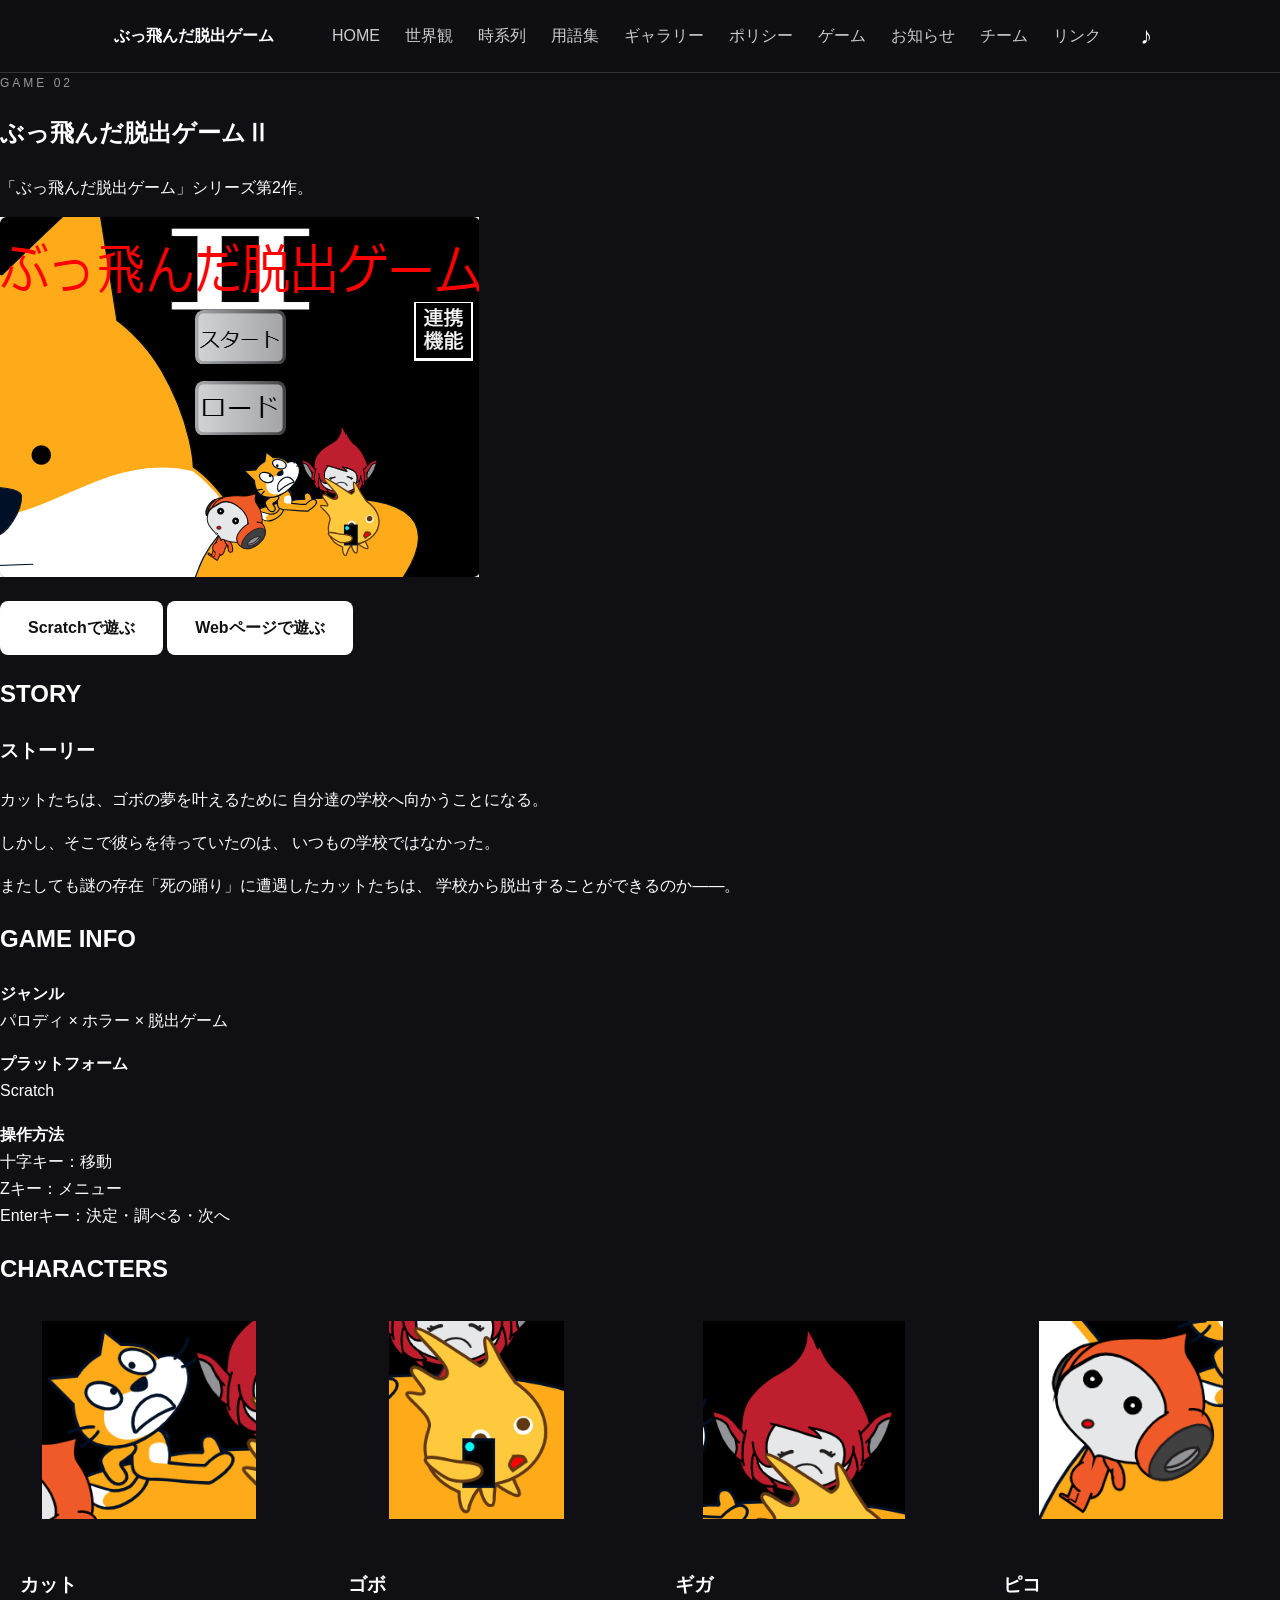
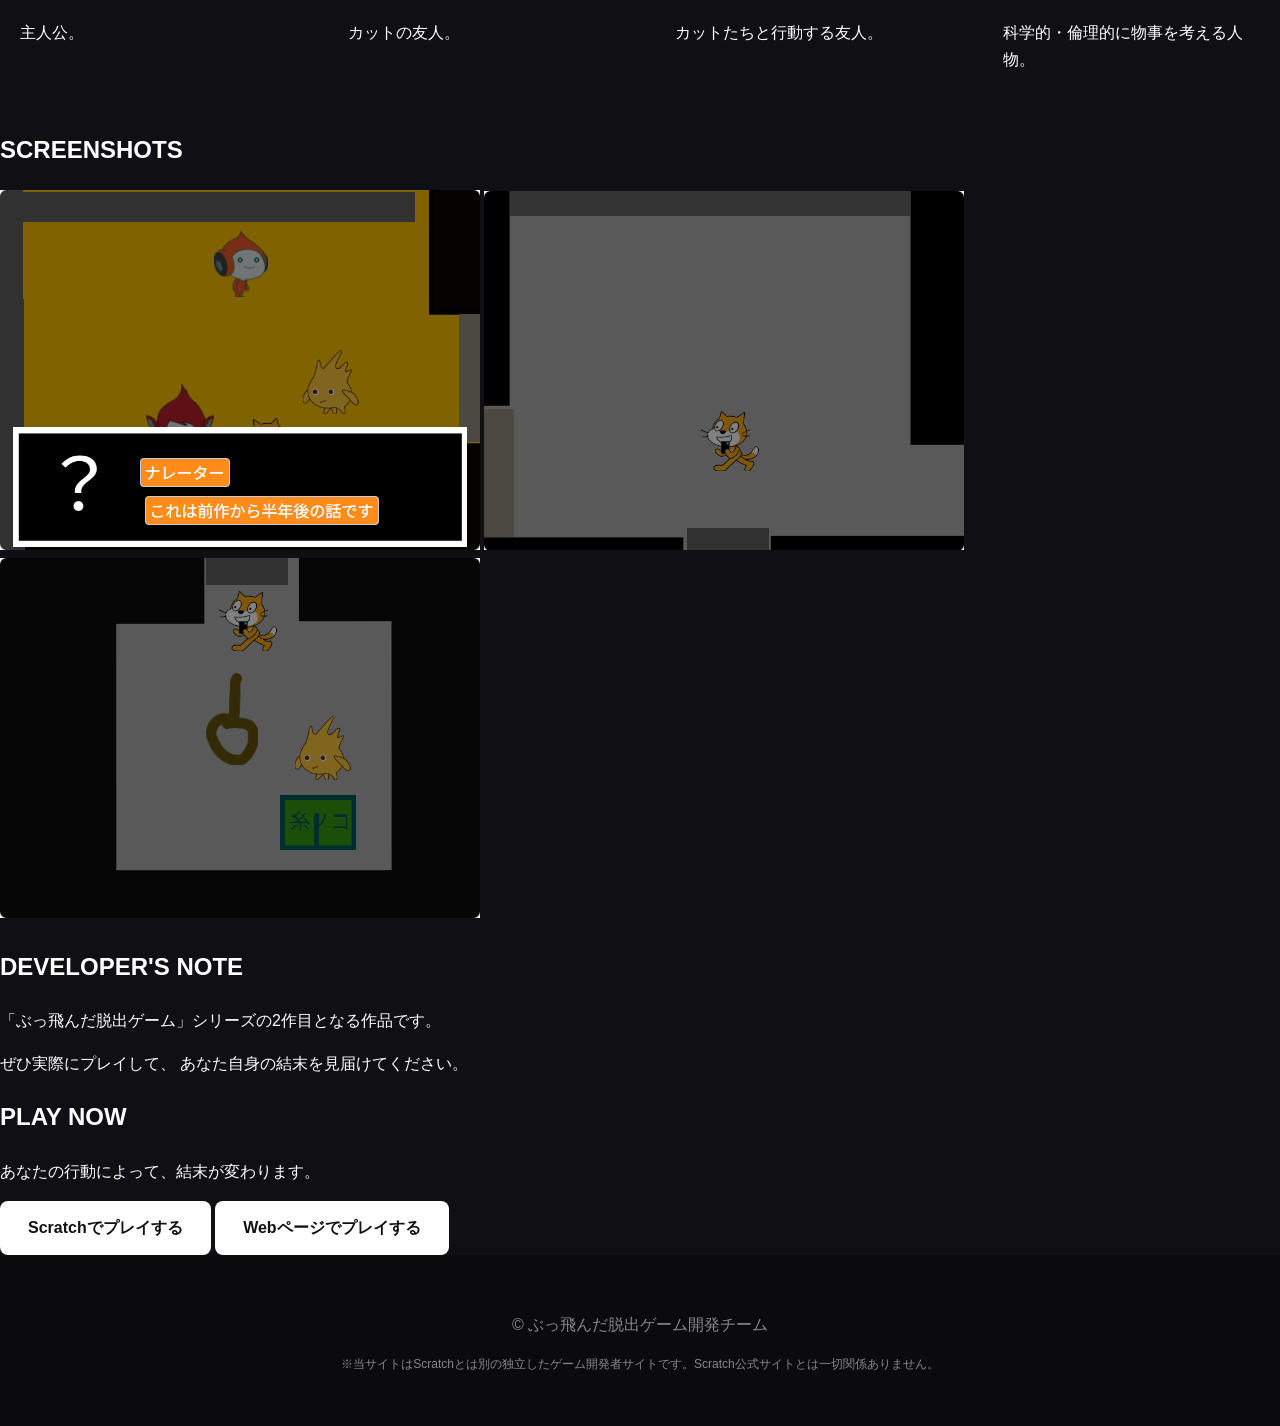
<file: game2.html>
<!DOCTYPE html>
<html lang="ja">

<head>
    <meta charset="UTF-8">
    <meta name="viewport" content="width=device-width, initial-scale=1.0">

    <title>ぶっ飛んだ脱出ゲームⅡ公式サイト</title>

    <meta
        name="description"
        content="ぶっ飛んだ脱出ゲームⅡの詳細ページ。Scratchへのリンク、登場人物などを掲載しています。"
    >

    <link rel="stylesheet" href="style.css">
    <link rel="icon" href="favicon.png">
</head>

<body>

<header class="header">
    <div class="header-inner">

        <a href="index.html" class="logo">
            ぶっ飛んだ脱出ゲーム
        </a>

        <!-- ハンバーガーボタン -->
        <button id="menu-button" class="menu-button" aria-label="メニューを開く">
            ☰
        </button>

        <!-- ナビゲーション -->
        <nav id="nav-menu" class="nav-menu">

            <a href="index.html">HOME</a>
            <a href="world.html">世界観</a>
            <a href="timeline.html">時系列</a>
            <a href="glossary.html">用語集</a>
            <a href="gallery.html">ギャラリー</a>
            <a href="policy.html">ポリシー</a>
            <a href="index.html#games">ゲーム</a>
            <a href="index.html#news">お知らせ</a>
            <a href="index.html#about">チーム</a>
            <a href="index.html#links">リンク</a>

            <button
                id="music-button"
                class="music-button"
                aria-label="BGMを再生"
            >
                ♪
            </button>

        </nav>

    </div>
</header>


<main>

    <!-- タイトル -->

    <section class="game-hero">

        <p class="game-number">GAME 02</p>

        <h1>ぶっ飛んだ脱出ゲームⅡ</h1>

        <p>
            「ぶっ飛んだ脱出ゲーム」シリーズ第2作。
        </p>

        <img
            src="images/game2.png"
            alt="ぶっ飛んだ脱出ゲームⅡ"
            class="game-main-image"
        >

        <p>
            
        </p>

        <a
            href="https://scratch.mit.edu/projects/1271365248/"
            target="_blank"
            class="button"
        >
            Scratchで遊ぶ
        </a>

        <a 
            href="https://grehamu.github.io/The-Crazy-Escape-Game/game2.html"
            target="_blank"
            class="button"
        >
            Webページで遊ぶ
        </a>

    </section>


    <!-- ストーリー -->

    <section class="game-section">

        <h2>STORY</h2>

        <h3>ストーリー</h3>

        <p>
            カットたちは、ゴボの夢を叶えるために
            自分達の学校へ向かうことになる。
        </p>

        <p>
            しかし、そこで彼らを待っていたのは、
            いつもの学校ではなかった。
        </p>

        <p>
            またしても謎の存在「死の踊り」に遭遇したカットたちは、
            学校から脱出することができるのか――。
        </p>

    </section>


    <!-- ゲーム情報 -->

    <section class="game-section">

        <h2>GAME INFO</h2>

        <div class="info-card">

            <p>
                <strong>ジャンル</strong><br>
                パロディ × ホラー × 脱出ゲーム
            </p>

            <p>
                <strong>プラットフォーム</strong><br>
                Scratch
            </p>

            <p>
                <strong>操作方法</strong><br>
                十字キー：移動<br>
                Zキー：メニュー<br>
                Enterキー：決定・調べる・次へ
            </p>

        </div>

    </section>


    <!-- 登場人物 -->

    <section class="game-section">

        <h2>CHARACTERS</h2>

        <div class="character-grid">

            <article class="character-card">

                <div class="character-image">
                    <img src="images/kat.png" alt="カット">
                </div>

                <div class="character-content">
                    <h3>カット</h3>
                    <p>主人公。</p>
                </div>

            </article>


            <article class="character-card">

                <div class="character-image">
                    <img src="images/gobo.png" alt="ゴボ">
                </div>

                <div class="character-content">
                    <h3>ゴボ</h3>
                    <p>カットの友人。</p>
                </div>

            </article>


            <article class="character-card">

                <div class="character-image">
                    <img src="images/giga.png" alt="ギガ">
                </div>

                <div class="character-content">
                    <h3>ギガ</h3>
                    <p>カットたちと行動する友人。</p>
                </div>

            </article>


            <article class="character-card">

                <div class="character-image">
                    <img src="images/pico.png" alt="ピコ">
                </div>

                <div class="character-content">
                    <h3>ピコ</h3>
                    <p>科学的・倫理的に物事を考える人物。</p>
                </div>

            </article>

        </div>

    </section>


    <!-- スクリーンショット -->

    <section class="game-section">

        <h2>SCREENSHOTS</h2>

        <div class="screenshot-grid">

            <img src="images/game2-screen1.png" alt="ゲーム画面">

            <img src="images/game2-screen2.png" alt="ゲーム画面">

            <img src="images/game2-screen3.png" alt="ゲーム画面">

        </div>

    </section>


    <!-- 開発者コメント -->

    <section class="game-section">

        <h2>DEVELOPER'S NOTE</h2>

        <div class="developer-note">

            <p>
                「ぶっ飛んだ脱出ゲーム」シリーズの2作目となる作品です。
            </p>

            <p>
                ぜひ実際にプレイして、
                あなた自身の結末を見届けてください。
            </p>

        </div>

    </section>


    <!-- プレイ -->

    <section class="game-play">

        <h2>PLAY NOW</h2>

        <p>
            あなたの行動によって、結末が変わります。
        </p>

        <a
            href="https://scratch.mit.edu/projects/1271365248/"
            target="_blank"
            class="button"
        >
            Scratchでプレイする
        </a>

        <a 
            href="https://grehamu.github.io/The-Crazy-Escape-Game/game2.html"
            target="_blank"
            class="button"
        >
            Webページでプレイする
        </a>

    </section>

</main>


<footer>

    <p>
        © ぶっ飛んだ脱出ゲーム開発チーム
    </p>

    <p class="footer-note">
        ※当サイトはScratchとは別の独立したゲーム開発者サイトです。Scratch公式サイトとは一切関係ありません。
    </p>

</footer>


<audio id="bgm" loop>
    <source src="audio/bgm.mp3" type="audio/mpeg">
</audio>


<script>

const musicButton = document.getElementById("music-button");
const bgm = document.getElementById("bgm");

musicButton.addEventListener("click", () => {

    if (bgm.paused) {

        bgm.play();

        musicButton.classList.remove("muted");
        musicButton.setAttribute(
            "aria-label",
            "BGMを停止"
        );

    } else {

        bgm.pause();

        musicButton.classList.add("muted");
        musicButton.setAttribute(
            "aria-label",
            "BGMを再生"
        );

    }

});

</script>

<script>

const menuButton = document.getElementById("menu-button");
const navMenu = document.getElementById("nav-menu");

menuButton.addEventListener("click", () => {

    navMenu.classList.toggle("show");

});

</script>
    
</body>
</html>
</file>
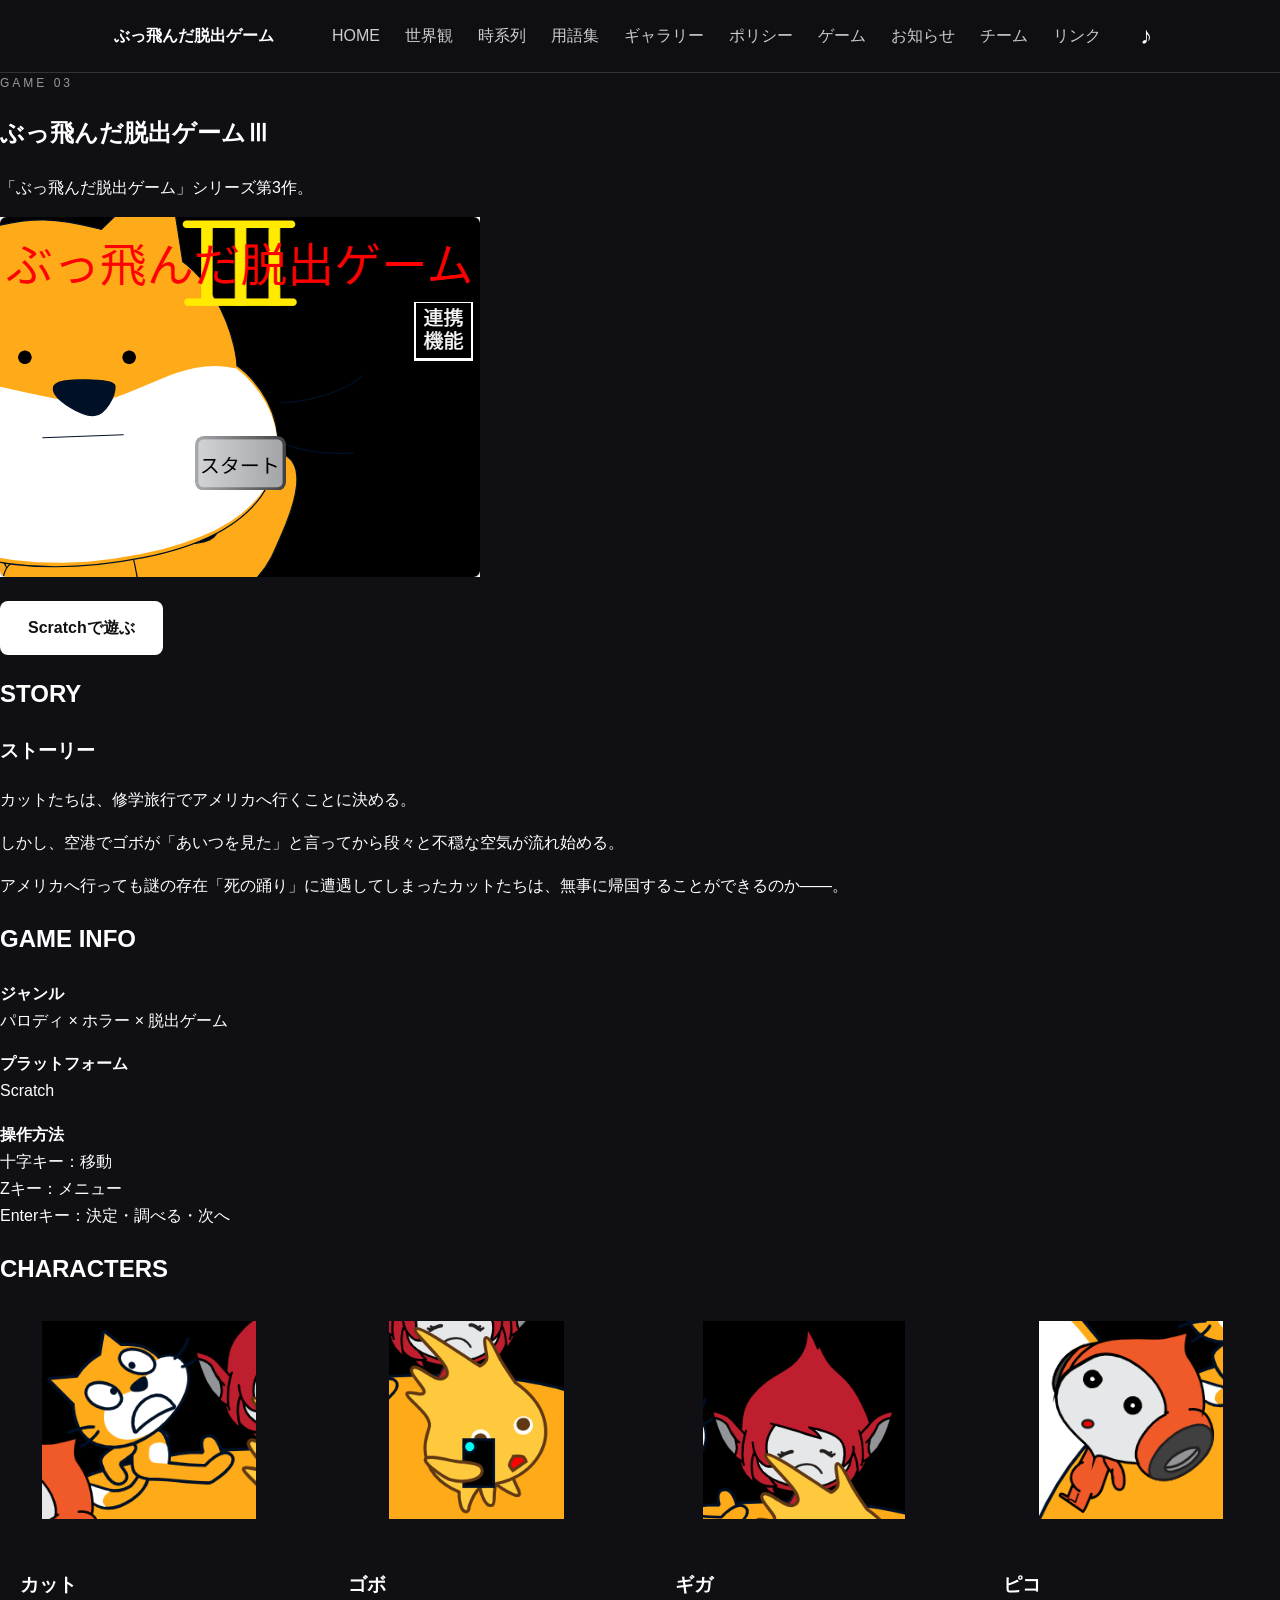
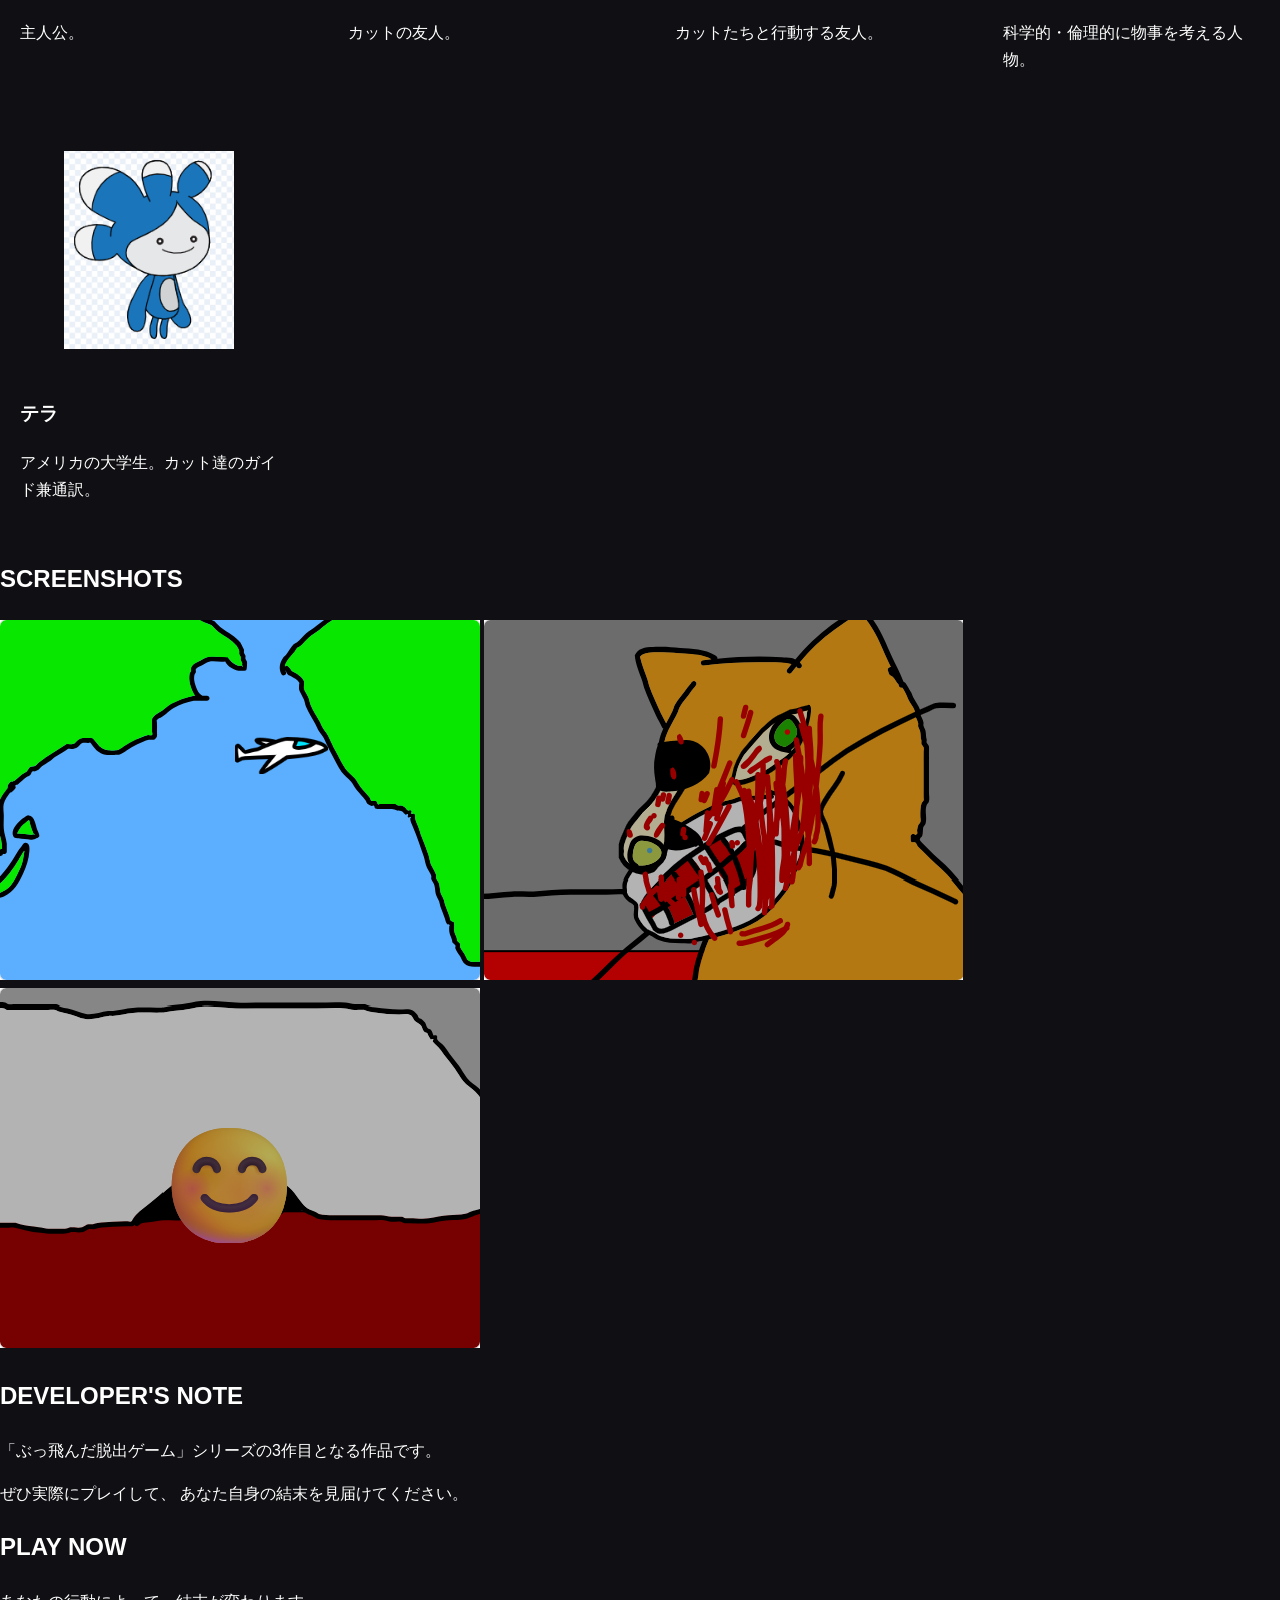
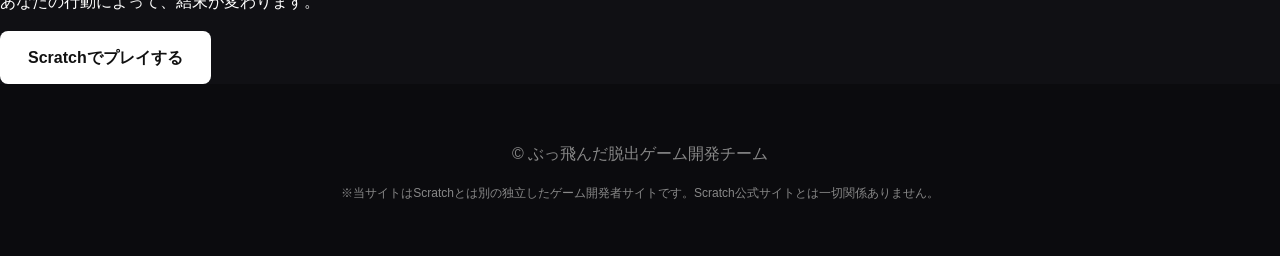
<file: game3.html>
<!DOCTYPE html>
<html lang="ja">

<head>
    <meta charset="UTF-8">
    <meta name="viewport" content="width=device-width, initial-scale=1.0">

    <title>ぶっ飛んだ脱出ゲームⅢ公式サイト</title>

    <meta
        name="description"
        content="ぶっ飛んだ脱出ゲームⅢの詳細ページ。Scratchへのリンク、登場人物などを掲載しています。"
    >

    <link rel="stylesheet" href="style.css">
    <link rel="icon" href="favicon.png">
</head>

<body>

<header class="header">
    <div class="header-inner">

        <a href="index.html" class="logo">
            ぶっ飛んだ脱出ゲーム
        </a>

        <!-- ハンバーガーボタン -->
        <button id="menu-button" class="menu-button" aria-label="メニューを開く">
            ☰
        </button>

        <!-- ナビゲーション -->
        <nav id="nav-menu" class="nav-menu">

            <a href="index.html">HOME</a>
            <a href="world.html">世界観</a>
            <a href="timeline.html">時系列</a>
            <a href="glossary.html">用語集</a>
            <a href="gallery.html">ギャラリー</a>
            <a href="policy.html">ポリシー</a>
            <a href="index.html#games">ゲーム</a>
            <a href="index.html#news">お知らせ</a>
            <a href="index.html#about">チーム</a>
            <a href="index.html#links">リンク</a>

            <button
                id="music-button"
                class="music-button"
                aria-label="BGMを再生"
            >
                ♪
            </button>

        </nav>

    </div>
</header>


<main>

    <!-- タイトル -->

    <section class="game-hero">

        <p class="game-number">GAME 03</p>

        <h1>ぶっ飛んだ脱出ゲームⅢ</h1>

        <p>
            「ぶっ飛んだ脱出ゲーム」シリーズ第3作。
        </p>

        <img
            src="images/game3.png"
            alt="ぶっ飛んだ脱出ゲームⅢ"
            class="game-main-image"
        >

        <p>
            
        </p>

        <a
            href="https://scratch.mit.edu/projects/1272088945/"
            target="_blank"
            class="button"
        >
            Scratchで遊ぶ
        </a>

    </section>


    <!-- ストーリー -->

    <section class="game-section">

        <h2>STORY</h2>

        <h3>ストーリー</h3>

        <p>
            カットたちは、修学旅行でアメリカへ行くことに決める。
        </p>

        <p>
            しかし、空港でゴボが「あいつを見た」と言ってから段々と不穏な空気が流れ始める。
        </p>

        <p>
            アメリカへ行っても謎の存在「死の踊り」に遭遇してしまったカットたちは、無事に帰国することができるのか――。
        </p>

    </section>


    <!-- ゲーム情報 -->

    <section class="game-section">

        <h2>GAME INFO</h2>

        <div class="info-card">

            <p>
                <strong>ジャンル</strong><br>
                パロディ × ホラー × 脱出ゲーム
            </p>

            <p>
                <strong>プラットフォーム</strong><br>
                Scratch
            </p>

            <p>
                <strong>操作方法</strong><br>
                十字キー：移動<br>
                Zキー：メニュー<br>
                Enterキー：決定・調べる・次へ
            </p>

        </div>

    </section>


    <!-- 登場人物 -->

    <section class="game-section">

        <h2>CHARACTERS</h2>

        <div class="character-grid">

            <article class="character-card">

                <div class="character-image">
                    <img src="images/kat.png" alt="カット">
                </div>

                <div class="character-content">
                    <h3>カット</h3>
                    <p>主人公。</p>
                </div>

            </article>


            <article class="character-card">

                <div class="character-image">
                    <img src="images/gobo.png" alt="ゴボ">
                </div>

                <div class="character-content">
                    <h3>ゴボ</h3>
                    <p>カットの友人。</p>
                </div>

            </article>


            <article class="character-card">

                <div class="character-image">
                    <img src="images/giga.png" alt="ギガ">
                </div>

                <div class="character-content">
                    <h3>ギガ</h3>
                    <p>カットたちと行動する友人。</p>
                </div>

            </article>


            <article class="character-card">

                <div class="character-image">
                    <img src="images/pico.png" alt="ピコ">
                </div>

                <div class="character-content">
                    <h3>ピコ</h3>
                    <p>科学的・倫理的に物事を考える人物。</p>
                </div>

            </article>

            <article class="character-card">

                <div class="character-image">
                    <img src="images/terra.png" alt="テラ">
                </div>

                <div class="character-content">
                    <h3>テラ</h3>
                    <p>アメリカの大学生。カット達のガイド兼通訳。</p>
                </div>

              </article>

        </div>

    </section>


    <!-- スクリーンショット -->

    <section class="game-section">

        <h2>SCREENSHOTS</h2>

        <div class="screenshot-grid">

            <img src="images/game3-screen1.png" alt="ゲーム画面">

            <img src="images/game3-screen2.png" alt="ゲーム画面">

            <img src="images/game3-screen3.png" alt="ゲーム画面">

        </div>

    </section>


    <!-- 開発者コメント -->

    <section class="game-section">

        <h2>DEVELOPER'S NOTE</h2>

        <div class="developer-note">

            <p>
                「ぶっ飛んだ脱出ゲーム」シリーズの3作目となる作品です。
            </p>

            <p>
                ぜひ実際にプレイして、
                あなた自身の結末を見届けてください。
            </p>

        </div>

    </section>


    <!-- プレイ -->

    <section class="game-play">

        <h2>PLAY NOW</h2>

        <p>
            あなたの行動によって、結末が変わります。
        </p>

        <a
            href="https://scratch.mit.edu/projects/1272088945/"
            target="_blank"
            class="button"
        >
            Scratchでプレイする
        </a>

    </section>

</main>


<footer>

    <p>
        © ぶっ飛んだ脱出ゲーム開発チーム
    </p>

    <p class="footer-note">
        ※当サイトはScratchとは別の独立したゲーム開発者サイトです。Scratch公式サイトとは一切関係ありません。
    </p>

</footer>


<audio id="bgm" loop>
    <source src="audio/bgm.mp3" type="audio/mpeg">
</audio>


<script>

const musicButton = document.getElementById("music-button");
const bgm = document.getElementById("bgm");

musicButton.addEventListener("click", () => {

    if (bgm.paused) {

        bgm.play();

        musicButton.classList.remove("muted");
        musicButton.setAttribute(
            "aria-label",
            "BGMを停止"
        );

    } else {

        bgm.pause();

        musicButton.classList.add("muted");
        musicButton.setAttribute(
            "aria-label",
            "BGMを再生"
        );

    }

});

</script>

<script>

const menuButton = document.getElementById("menu-button");
const navMenu = document.getElementById("nav-menu");

menuButton.addEventListener("click", () => {

    navMenu.classList.toggle("show");

});

</script>
    
</body>
</html>
</file>
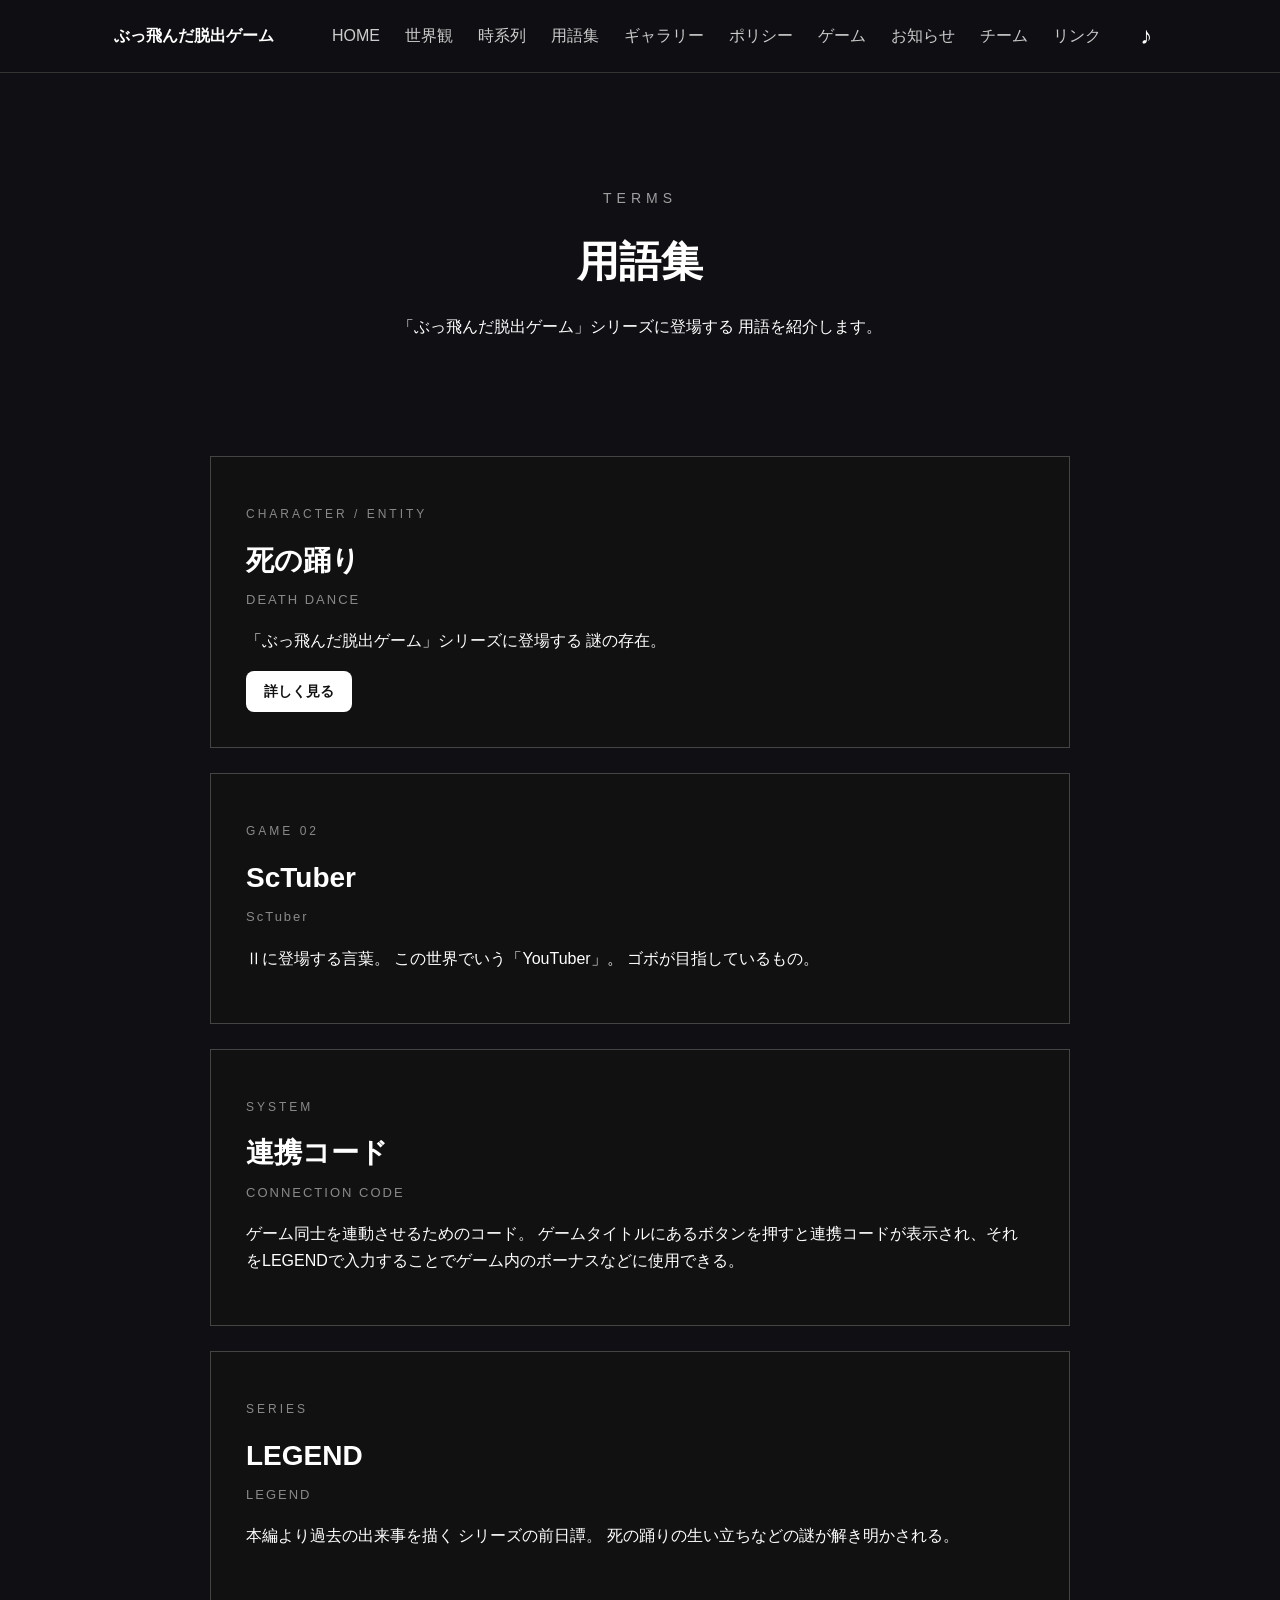
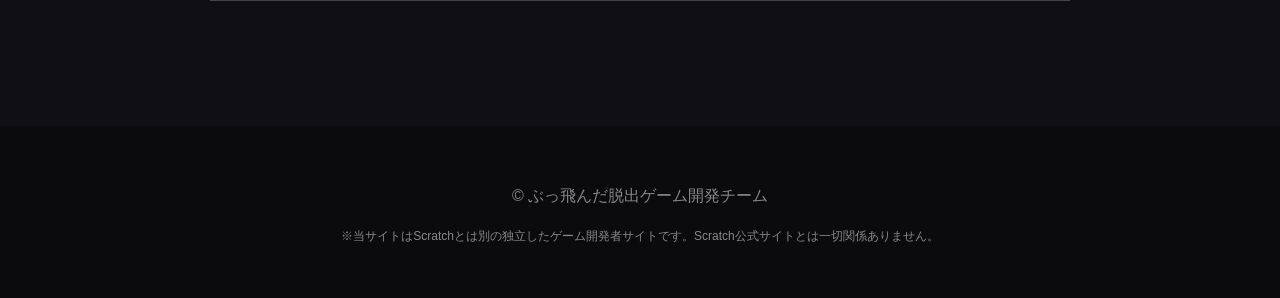
<file: glossary.html>
<!DOCTYPE html>
<html lang="ja">

<head>
    <meta charset="UTF-8">
    <meta name="viewport" content="width=device-width, initial-scale=1.0">

    <title>用語集 | ぶっ飛んだ脱出ゲーム</title>

    <meta
        name="description"
        content="ぶっ飛んだ脱出ゲーム（通称：飛び脱）シリーズの用語解説サイト。ゲーム本編に出てきた用語について解説しています。"
        >

    <link rel="stylesheet" href="style.css">
    <link rel="icon" href="favicon.png">
</head>

<body>

<header class="header">
    <div class="header-inner">

        <a href="index.html" class="logo">
            ぶっ飛んだ脱出ゲーム
        </a>

        <!-- ハンバーガーボタン -->
        <button id="menu-button" class="menu-button" aria-label="メニューを開く">
            ☰
        </button>

        <!-- ナビゲーション -->
        <nav id="nav-menu" class="nav-menu">

            <a href="index.html">HOME</a>
            <a href="world.html">世界観</a>
            <a href="timeline.html">時系列</a>
            <a href="glossary.html">用語集</a>
            <a href="gallery.html">ギャラリー</a>
            <a href="policy.html">ポリシー</a>
            <a href="index.html#games">ゲーム</a>
            <a href="index.html#news">お知らせ</a>
            <a href="index.html#about">チーム</a>
            <a href="index.html#links">リンク</a>

            <button
                id="music-button"
                class="music-button"
                aria-label="BGMを再生"
            >
                ♪
            </button>

        </nav>

    </div>
</header>


<main>

    <section class="page-hero">

        <p class="page-label">TERMS</p>

        <h1>用語集</h1>

        <p>
            「ぶっ飛んだ脱出ゲーム」シリーズに登場する
            用語を紹介します。
        </p>

    </section>


    <section class="terms-section">

        <div class="term-card">

            <p class="term-category">
                CHARACTER / ENTITY
            </p>

            <h2>死の踊り</h2>

            <p class="term-en">
                DEATH DANCE
            </p>

            <p>
                「ぶっ飛んだ脱出ゲーム」シリーズに登場する
                謎の存在。
            </p>

            <a href="death-dance.html" class="button small">
                詳しく見る
            </a>

        </div>


        <div class="term-card">

            <p class="term-category">
                GAME 02
            </p>

            <h2>ScTuber</h2>

            <p class="term-en">
                ScTuber
            </p>

            <p>
                Ⅱに登場する言葉。
                この世界でいう「YouTuber」。
                ゴボが目指しているもの。
            </p>

        </div>


        <div class="term-card">

            <p class="term-category">
                SYSTEM
            </p>

            <h2>連携コード</h2>

            <p class="term-en">
                CONNECTION CODE
            </p>

            <p>
                ゲーム同士を連動させるためのコード。
                ゲームタイトルにあるボタンを押すと連携コードが表示され、それをLEGENDで入力することでゲーム内のボーナスなどに使用できる。
            </p>

        </div>


        <div class="term-card">

            <p class="term-category">
                SERIES
            </p>

            <h2>LEGEND</h2>

            <p class="term-en">
                LEGEND
            </p>

            <p>
                本編より過去の出来事を描く
                シリーズの前日譚。
                死の踊りの生い立ちなどの謎が解き明かされる。
            </p>

        </div>

    </section>

</main>


<footer>

    <p>
        © ぶっ飛んだ脱出ゲーム開発チーム
    </p>

    <p class="footer-note">
        ※当サイトはScratchとは別の独立したゲーム開発者サイトです。Scratch公式サイトとは一切関係ありません。
    </p>

</footer>


<script>

const musicButton = document.getElementById("music-button");
const bgm = new Audio("audio/bgm.mp3");

musicButton.addEventListener("click", () => {

    if (bgm.paused) {

        bgm.loop = true;
        bgm.play();

        musicButton.classList.remove("muted");

    } else {

        bgm.pause();

        musicButton.classList.add("muted");

    }

});

</script>

<script>

const menuButton = document.getElementById("menu-button");
const navMenu = document.getElementById("nav-menu");

menuButton.addEventListener("click", () => {

    navMenu.classList.toggle("show");

});

</script>
    
</body>
</html>
</file>
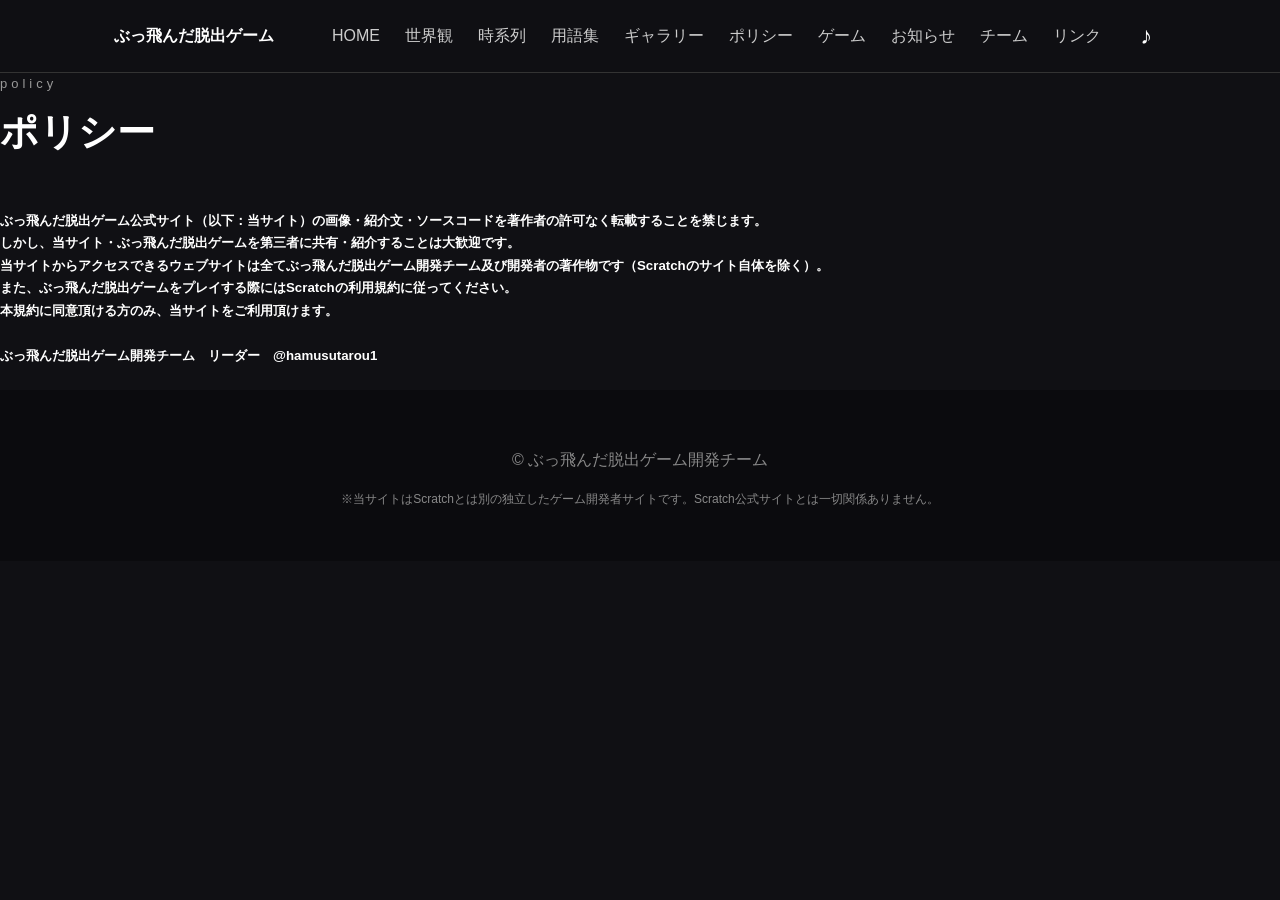
<file: policy.html>
<!DOCTYPE html>
<html lang="ja">
<head>
    <meta charset="UTF-8">

    <!-- スマホ対応 -->
    <meta name="viewport" content="width=device-width, initial-scale=1.0">

    <title>ぶっ飛んだ脱出ゲーム開発チーム</title>

    <meta 
        name="description"
        content="ぶっ飛んだ脱出ゲーム公式サイトのポリシーについて。はじめにご覧ください。">

    <link rel="stylesheet" href="style.css">
    <link rel="icon" href="favicon.png">
</head>

<body>

<header class="header">
    <div class="header-inner">

        <a href="index.html" class="logo">
            ぶっ飛んだ脱出ゲーム
        </a>

        <!-- ハンバーガーボタン -->
        <button id="menu-button" class="menu-button" aria-label="メニューを開く">
            ☰
        </button>

        <!-- ナビゲーション -->
        <nav id="nav-menu" class="nav-menu">

            <a href="index.html">HOME</a>
            <a href="world.html">世界観</a>
            <a href="timeline.html">時系列</a>
            <a href="glossary.html">用語集</a>
            <a href="gallery.html">ギャラリー</a>
            <a href="policy.html">ポリシー</a>
            <a href="#games">ゲーム</a>
            <a href="#news">お知らせ</a>
            <a href="#about">チーム</a>
            <a href="#links">リンク</a>

            <button
                id="music-button"
                class="music-button"
                aria-label="BGMを再生"
            >
                ♪
            </button>

        </nav>

    </div>
</header>

    <audio id="bgm" loop>
        <source src="audio/bgm.mp3" type="audio/mpeg">
    </audio>

    <main>
        <div class="section-title">
            <p>policy</p>
            <h2>ポリシー</h2>
        </div>
        <h5>
            ぶっ飛んだ脱出ゲーム公式サイト（以下：当サイト）の画像・紹介文・ソースコードを著作者の許可なく転載することを禁じます。<br>
            しかし、当サイト・ぶっ飛んだ脱出ゲームを第三者に共有・紹介することは大歓迎です。<br>
            当サイトからアクセスできるウェブサイトは全てぶっ飛んだ脱出ゲーム開発チーム及び開発者の著作物です（Scratchのサイト自体を除く）。<br>
            また、ぶっ飛んだ脱出ゲームをプレイする際にはScratchの利用規約に従ってください。<br>
            本規約に同意頂ける方のみ、当サイトをご利用頂けます。<br>
            <br>
            ぶっ飛んだ脱出ゲーム開発チーム　リーダー　@hamusutarou1
        </h5>
    </main>
    
  <footer>

    <p>
        © ぶっ飛んだ脱出ゲーム開発チーム
    </p>

    <p class="footer-note">
        ※当サイトはScratchとは別の独立したゲーム開発者サイトです。Scratch公式サイトとは一切関係ありません。
    </p>

</footer>

<script>
const musicButton = document.getElementById("music-button");
const bgm = document.getElementById("bgm");

musicButton.addEventListener("click", () => {

    if (bgm.paused) {
        bgm.play();
        musicButton.classList.remove("muted");
        musicButton.setAttribute("aria-label", "BGMを停止");
    } else {
        bgm.pause();
        musicButton.classList.add("muted");
        musicButton.setAttribute("aria-label", "BGMを再生");
    }

});
</script>

<script>

const menuButton = document.getElementById("menu-button");
const navMenu = document.getElementById("nav-menu");

menuButton.addEventListener("click", () => {

    navMenu.classList.toggle("show");

});

</script>
    
</body>
    
</html>
</file>
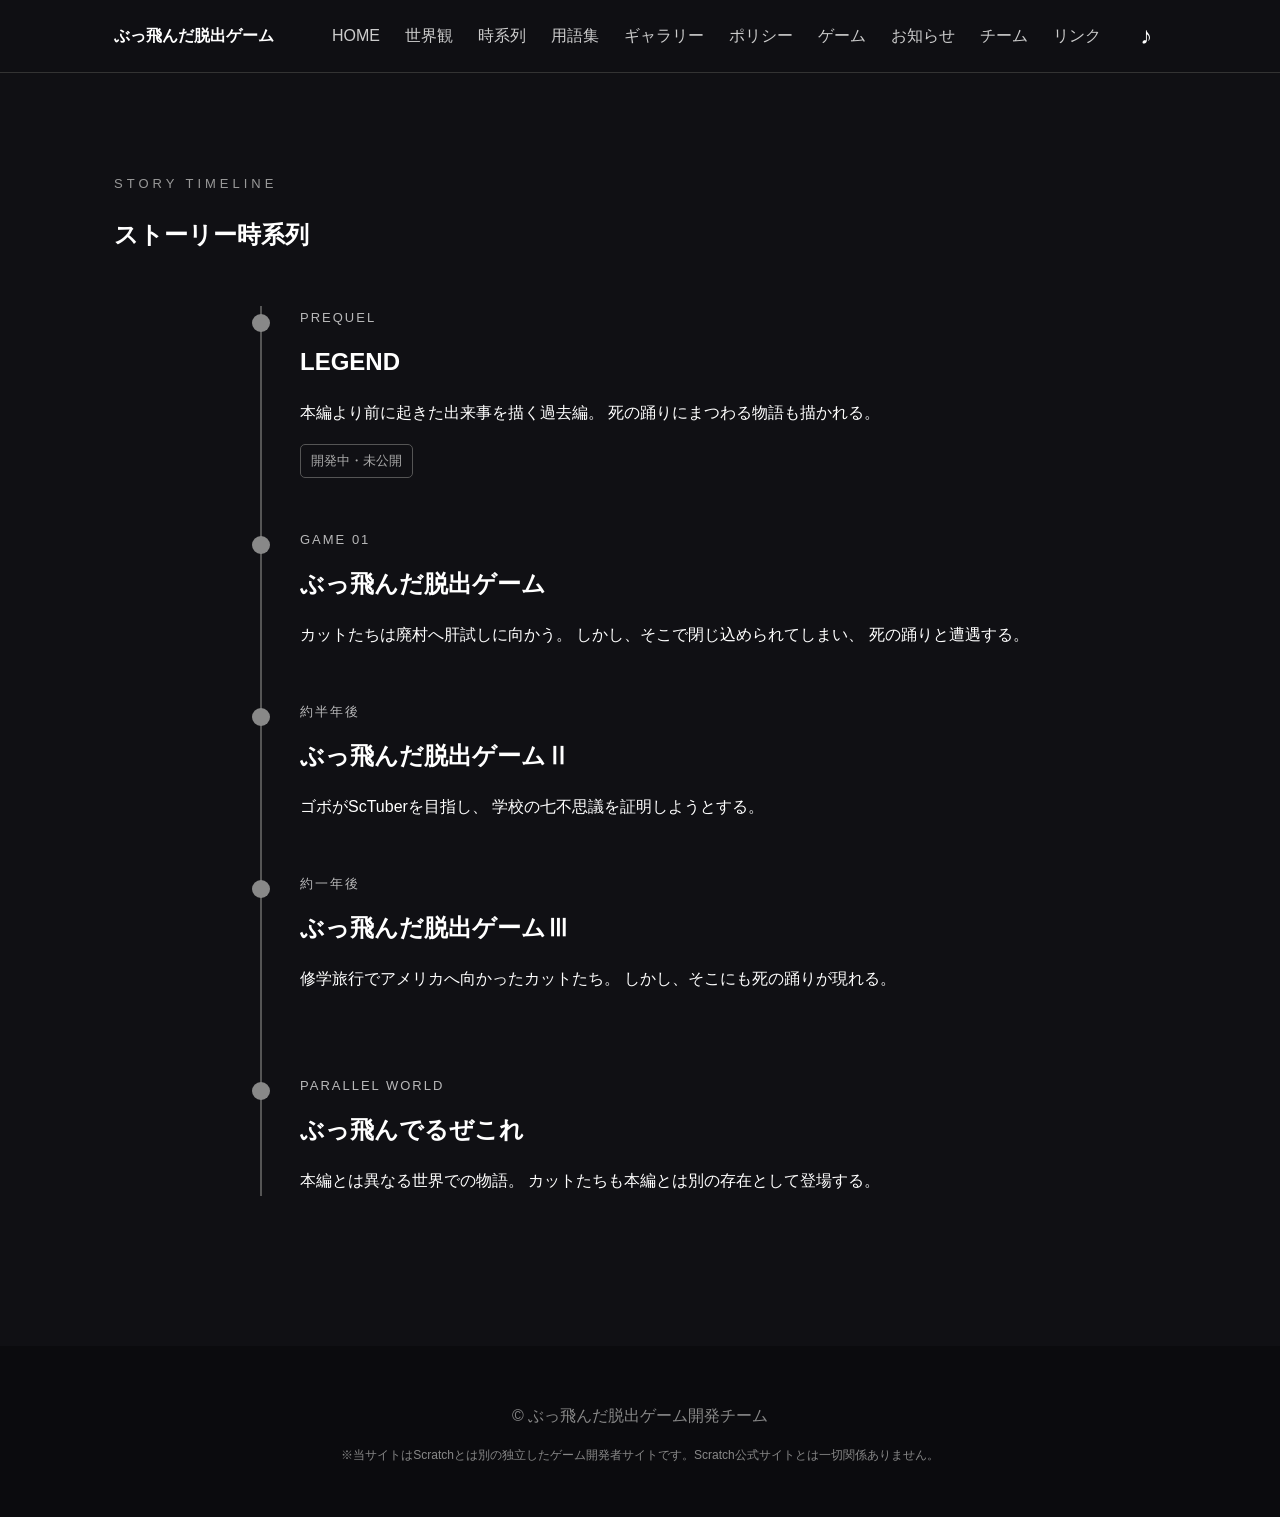
<file: timeline.html>
<!DOCTYPE html>

<html lang="ja">

<head>

    <meta charset="UTF-8">
    <meta name="viewport" content="width=device-width, initial-scale=1.0">

    <title>時系列｜ぶっ飛んだ脱出ゲーム</title>

        <meta
        name="description"
        content="ぶっ飛んだ脱出ゲーム（通称：飛び脱）シリーズの時系列サイト。全作品の時系列を掲載しています。"
    >

    <link rel="stylesheet" href="style.css">
    <link rel="icon" href="favicon.png">
</head>

<body>

<header class="header">
    <div class="header-inner">

        <a href="index.html" class="logo">
            ぶっ飛んだ脱出ゲーム
        </a>

        <!-- ハンバーガーボタン -->
        <button id="menu-button" class="menu-button" aria-label="メニューを開く">
            ☰
        </button>

        <!-- ナビゲーション -->
        <nav id="nav-menu" class="nav-menu">

            <a href="index.html">HOME</a>
            <a href="world.html">世界観</a>
            <a href="timeline.html">時系列</a>
            <a href="glossary.html">用語集</a>
            <a href="gallery.html">ギャラリー</a>
            <a href="policy.html">ポリシー</a>
            <a href="index.html#games">ゲーム</a>
            <a href="index.html#news">お知らせ</a>
            <a href="index.html#about">チーム</a>
            <a href="index.html#links">リンク</a>

            <button
                id="music-button"
                class="music-button"
                aria-label="BGMを再生"
            >
                ♪
            </button>

        </nav>

    </div>
</header>

    <audio id="bgm" loop>
        <source src="audio/bgm.mp3" type="audio/mpeg">
    </audio>

<section class="section">

    <div class="section-title">
        <p>STORY TIMELINE</p>
        <h1>ストーリー時系列</h1>
    </div>

    <div class="timeline">

        <article class="timeline-item">

            <p class="timeline-label">PREQUEL</p>

            <h2>LEGEND</h2>

            <p>
                本編より前に起きた出来事を描く過去編。
                死の踊りにまつわる物語も描かれる。
            </p>

            <span class="status">
                開発中・未公開
            </span>

        </article>


        <article class="timeline-item">

            <p class="timeline-label">GAME 01</p>

            <h2>ぶっ飛んだ脱出ゲーム</h2>

            <p>
                カットたちは廃村へ肝試しに向かう。
                しかし、そこで閉じ込められてしまい、
                死の踊りと遭遇する。
            </p>

        </article>


        <article class="timeline-item">

            <p class="timeline-label">約半年後</p>

            <h2>ぶっ飛んだ脱出ゲームⅡ</h2>

            <p>
                ゴボがScTuberを目指し、
                学校の七不思議を証明しようとする。
            </p>

        </article>


        <article class="timeline-item">

            <p class="timeline-label">約一年後</p>

            <h2>ぶっ飛んだ脱出ゲームⅢ</h2>

            <p>
                修学旅行でアメリカへ向かったカットたち。
                しかし、そこにも死の踊りが現れる。
            </p>

        </article>


        <article class="timeline-item spin-off">

            <p class="timeline-label">PARALLEL WORLD</p>

            <h2>ぶっ飛んでるぜこれ</h2>

            <p>
                本編とは異なる世界での物語。
                カットたちも本編とは別の存在として登場する。
            </p>

        </article>

    </div>

</section>

<footer>

    <p>
        © ぶっ飛んだ脱出ゲーム開発チーム
    </p>

    <p class="footer-note">
        ※当サイトはScratchとは別の独立したゲーム開発者サイトです。Scratch公式サイトとは一切関係ありません。
    </p>

</footer>

<script>
const musicButton = document.getElementById("music-button");
const bgm = document.getElementById("bgm");

musicButton.addEventListener("click", () => {

    if (bgm.paused) {
        bgm.play();
        musicButton.classList.remove("muted");
        musicButton.setAttribute("aria-label", "BGMを停止");
    } else {
        bgm.pause();
        musicButton.classList.add("muted");
        musicButton.setAttribute("aria-label", "BGMを再生");
    }

});
</script>

<script>

const menuButton = document.getElementById("menu-button");
const navMenu = document.getElementById("nav-menu");

menuButton.addEventListener("click", () => {

    navMenu.classList.toggle("show");

});

</script>

</body>
    
</html>
</file>
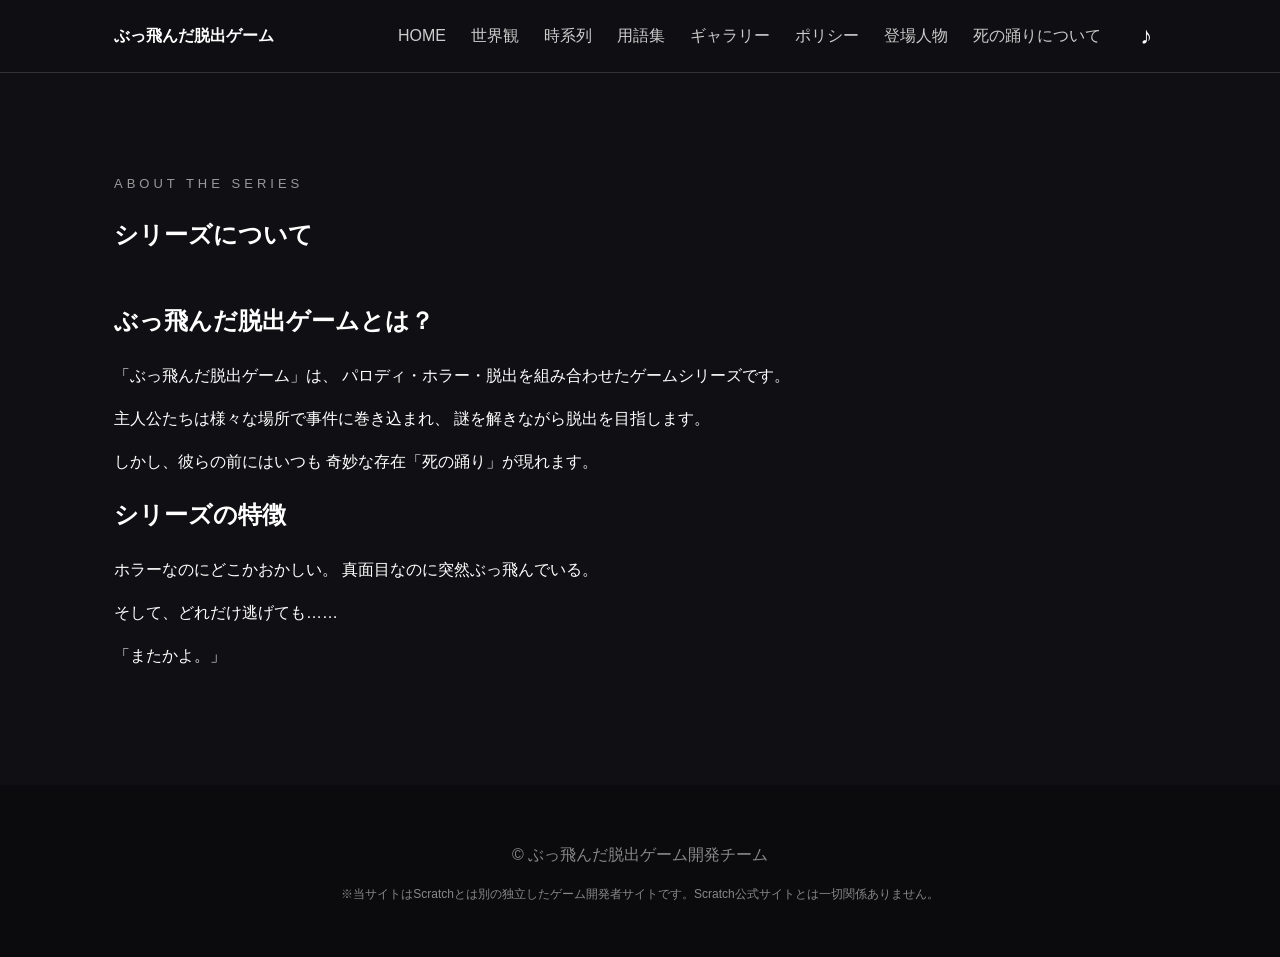
<file: world.html>
<!DOCTYPE html>
<html lang="ja">

<head>
    <meta charset="UTF-8">
    <meta name="viewport" content="width=device-width, initial-scale=1.0">

    <title>シリーズについて｜ぶっ飛んだ脱出ゲーム</title>

    <meta
        name="description"
        content="ぶっ飛んだ脱出ゲーム（通称：飛び脱）シリーズについての説明サイト。ぶっ飛んだ脱出ゲームシリーズについて、シリーズの見どころを紹介しています。"
    >

    <link rel="stylesheet" href="style.css">
    <link rel="icon" href="favicon.png">
</head>

<body>

<header class="header">
    <div class="header-inner">

        <a href="index.html" class="logo">
            ぶっ飛んだ脱出ゲーム
        </a>

        <!-- ハンバーガーボタン -->
        <button id="menu-button" class="menu-button" aria-label="メニューを開く">
            ☰
        </button>

        <!-- ナビゲーション -->
        <nav id="nav-menu" class="nav-menu">

            <a href="index.html">HOME</a>
            <a href="world.html">世界観</a>
            <a href="timeline.html">時系列</a>
            <a href="glossary.html">用語集</a>
            <a href="gallery.html">ギャラリー</a>
            <a href="policy.html">ポリシー</a>
            <a href="characters.html">登場人物</a>
            <a href="death-dance.html">死の踊りについて</a>

            <button
                id="music-button"
                class="music-button"
                aria-label="BGMを再生"
            >
                ♪
            </button>

        </nav>

    </div>
</header>

    <audio id="bgm" loop>
        <source src="audio/bgm.mp3" type="audio/mpeg">
    </audio>

<main>

    <section class="section">

        <div class="section-title">
            <p>ABOUT THE SERIES</p>
            <h1>シリーズについて</h1>
        </div>

        <div class="world-text">

            <h2>ぶっ飛んだ脱出ゲームとは？</h2>

            <p>
                「ぶっ飛んだ脱出ゲーム」は、
                パロディ・ホラー・脱出を組み合わせたゲームシリーズです。
            </p>

            <p>
                主人公たちは様々な場所で事件に巻き込まれ、
                謎を解きながら脱出を目指します。
            </p>

            <p>
                しかし、彼らの前にはいつも
                奇妙な存在「死の踊り」が現れます。
            </p>

            <h2>シリーズの特徴</h2>

            <p>
                ホラーなのにどこかおかしい。
                真面目なのに突然ぶっ飛んでいる。
            </p>

            <p>
                そして、どれだけ逃げても……
            </p>

            <p class="emphasis">
                「またかよ。」
            </p>

        </div>

    </section>

</main>

<footer>

    <p>
        © ぶっ飛んだ脱出ゲーム開発チーム
    </p>

    <p class="footer-note">
        ※当サイトはScratchとは別の独立したゲーム開発者サイトです。Scratch公式サイトとは一切関係ありません。
    </p>

</footer>

<script>
const musicButton = document.getElementById("music-button");
const bgm = document.getElementById("bgm");

musicButton.addEventListener("click", () => {

    if (bgm.paused) {
        bgm.play();
        musicButton.classList.remove("muted");
        musicButton.setAttribute("aria-label", "BGMを停止");
    } else {
        bgm.pause();
        musicButton.classList.add("muted");
        musicButton.setAttribute("aria-label", "BGMを再生");
    }

});
</script>

<script>

const menuButton = document.getElementById("menu-button");
const navMenu = document.getElementById("nav-menu");

menuButton.addEventListener("click", () => {

    navMenu.classList.toggle("show");

});

</script>
    
</body>
    
</html>
</file>
<file: style.css>
/* =========================
   基本設定
========================= */

* {
    box-sizing: border-box;
}

html {
    scroll-behavior: smooth;
}

body {
    margin: 0;
    font-family:
        -apple-system,
        BlinkMacSystemFont,
        "Segoe UI",
        "Noto Sans JP",
        sans-serif;

    background: #101014;
    color: #ffffff;
    line-height: 1.7;
}


/* =========================
   HEADER
========================= */

.header {
    position: sticky;
    top: 0;
    z-index: 100;

    background: rgba(16, 16, 20, 0.92);
    border-bottom: 1px solid #333;
    backdrop-filter: blur(10px);
}

.header-inner {
    position: relative;
   
    max-width: 1100px;
    margin: auto;
    padding: 16px 24px;

    display: flex;
    justify-content: space-between;
    align-items: center;
}

.logo {
    color: white;
    text-decoration: none;
    font-weight: bold;
    white-space: nowrap;
}

/* =========================
   NAVIGATION
========================= */

.nav-menu {
    display: flex;
    align-items: center;
    gap: 20px;
}

.nav-menu a {
    color: #cccccc;
    text-decoration: none;
    white-space: nowrap;
}

.nav-menu a:hover {
    color: white;
}

/* =========================
   HAMBURGER
========================= */

.menu-button {
    display: none;

    background: none;
    border: none;

    color: white;
    font-size: 28px;

    cursor: pointer;

    padding: 5px;
}

nav a {
    color: #cccccc;
    text-decoration: none;
}

nav a:hover {
    color: white;
}

.menu-button {
    display: none;
    background: none;
    border: none;
    color: white;
    font-size: 28px;
    cursor: pointer;
}

.nav-menu {
    display: flex;
    align-items: center;
    gap: 25px;
}


/* スマホ */

@media (max-width: 768px) {

    header nav {
        position: relative;
        justify-content: space-between;
    }

    .menu-button {
        display: block;
    }

    .nav-menu {
        display: none;

        position: absolute;
        top: 100%;
        left: 0;
        right: 0;

        flex-direction: column;
        align-items: stretch;

        padding: 20px;

        background: #111;
        border-top: 1px solid #444;
        border-bottom: 1px solid #444;
    }

    .nav-menu.show {
        display: flex;
    }

    .nav-menu a {
        display: block;
        padding: 15px;
        text-align: center;
        white-space: nowrap;
    }

    .nav-menu .music-button {
        margin: 10px auto;
    }

}

/* =========================
   HERO
========================= */

.hero {
    min-height: 650px;

    display: flex;
    flex-direction: column;
    justify-content: center;
    align-items: center;

    text-align: center;

    padding: 80px 20px;

    background:
        radial-gradient(
            circle at center,
            #383844 0%,
            #101014 60%
        );
}

.hero-small {
    color: #aaa;
    margin-bottom: 10px;
}

.hero h1 {
    font-size: clamp(40px, 8vw, 90px);
    line-height: 1.1;
    margin: 0;

    letter-spacing: 2px;
}

.hero-description {
    font-size: 20px;
    color: #cccccc;
    margin: 25px 0 35px;
}


/* =========================
   BUTTON
========================= */

.button {
    display: inline-block;

    padding: 13px 28px;

    background: white;
    color: #111;

    text-decoration: none;
    font-weight: bold;

    border-radius: 8px;

    transition:
        transform 0.2s,
        opacity 0.2s;
}

.button:hover {
    transform: translateY(-3px);
    opacity: 0.85;
}

.button.small {
    padding: 9px 18px;
    font-size: 14px;
}

.music-button {
    position: relative;

    background: none;
    border: none;

    color: #fff;
    font-size: 24px;
    cursor: pointer;

    width: 40px;
    height: 40px;

    display: flex;
    justify-content: center;
    align-items: center;
}

/* ミュート時の斜線 */
.music-button.muted::after {
    content: "";

    position: absolute;

    width: 28px;
    height: 2px;

    background: currentColor;

    transform: rotate(-45deg);
}

/* =========================
   SECTION
========================= */

.section {
    max-width: 1100px;
    margin: auto;
    padding: 100px 24px;
}

.dark-section {
    max-width: none;
    padding-left: max(24px, calc((100% - 1100px) / 2));
    padding-right: max(24px, calc((100% - 1100px) / 2));

    background: #17171d;
}

.section-title {
    margin-bottom: 45px;
}

.section-title p {
    margin: 0;
    color: #999;
    font-size: 13px;
    letter-spacing: 4px;
}

.section-title h2 {
    margin: 5px 0 0;
    font-size: 38px;
}


/* =========================
   GAME CARDS
========================= */

.game-grid {
    display: grid;

    grid-template-columns:
        repeat(auto-fit, minmax(250px, 1fr));

    gap: 25px;
}

.game-card {
    overflow: hidden;

    background: #1c1c23;

    border: 1px solid #333;
    border-radius: 14px;

    transition:
        transform 0.2s,
        border-color 0.2s;
}

.game-card:hover {
    transform: translateY(-6px);
    border-color: #777;
}

.game-card.featured {
    border-color: #ffffff;
}

.game-image {
    height: 200px;

    display: flex;
    justify-content: center;
    align-items: center;

    background:
        linear-gradient(
            135deg,
            #33333d,
            #1a1a20
        );

    color: #aaa;
    font-size: 20px;
    font-weight: bold;
}

.game-image img {
    width: 85%;
    height: 85%;
    object-fit: contain;
}

.game-image.unreleased {
    opacity: 0.5;
}

.game-content {
    padding: 25px;
}

.game-number {
    margin: 0 0 5px;

    color: #999;
    font-size: 12px;
    letter-spacing: 3px;
}

.game-content h3 {
    margin: 0 0 10px;
    font-size: 23px;
}

.game-content p {
    color: #bbb;
}

.status {
    display: inline-block;

    padding: 5px 10px;

    border: 1px solid #555;
    border-radius: 5px;

    color: #aaa;
    font-size: 13px;
}


/* =========================
   SPIN OFF
========================= */

.wide-card {
    display: flex;

    justify-content: space-between;
    align-items: center;

    gap: 30px;

    padding: 35px;

    background: #202027;

    border: 1px solid #333;
    border-radius: 15px;
}

.wide-card h3 {
    margin: 5px 0;
    font-size: 30px;
}

.spin-off-image {
    display: flex;
    justify-content: center;
    align-items: center;
}

.spin-off-image img {
    width: 100%;
    max-width: 500px;
    height: auto;
}


/* =========================
   SPECIAL
========================= */

.special-grid {
    display: grid;

    grid-template-columns:
        repeat(auto-fit, minmax(240px, 1fr));

    gap: 20px;
}

.special-card {
    padding: 30px;

    background: #1c1c23;

    border: 1px solid #333;
    border-radius: 12px;

    color: white;
    text-decoration: none;

    transition: transform 0.2s;
   overflow: hidden;
}

.special-card:hover {
    transform: translateY(-5px);
}

.special-card span {
    color: #999;
    font-size: 12px;
    letter-spacing: 2px;
}

.special-card h3 {
    margin: 8px 0;
}

.special-card img {
    width: 100%;
    max-width: 100%;
    height: 160px;
    object-fit: contain;
    display: block;
    box-sizing: border-box;
    margin-bottom: 20px;
}


/* =========================
   NEWS
========================= */

.news-list {
    border-top: 1px solid #333;
}

.news-item {
    display: flex;

    gap: 30px;

    padding: 20px 0;

    border-bottom: 1px solid #333;
}

.news-item time {
    color: #888;
    white-space: nowrap;
}


/* =========================
   ABOUT
========================= */

.about-card {
    max-width: 800px;

    padding: 35px;

    background: #1c1c23;

    border: 1px solid #333;
    border-radius: 14px;
}

.about-card h3 {
    font-size: 25px;
}


/* =========================
   LINKS
========================= */

.link-list {
    display: flex;
    flex-wrap: wrap;
    gap: 15px;
}

.link-list a {
    padding: 12px 20px;

    background: #222229;

    border: 1px solid #444;
    border-radius: 8px;

    color: white;
    text-decoration: none;
}

.link-list a:hover {
    background: #33333b;
}


/* =========================
   FOOTER
========================= */

footer {
    padding: 40px 20px;

    text-align: center;

    background: #0b0b0e;

    color: #888;
}

.footer-note {
    font-size: 12px;
}


/* =========================
   MOBILE
========================= */

@media (max-width: 650px) {

    .header-inner {
        flex-direction: row;
        gap: 10px;
    }

    .menu-button {
        display: block;
    }

    .nav-menu {
        display: none;

        position: absolute;

        top: 100%;
        left: 0;
        right: 0;

        flex-direction: column;
        align-items: stretch;

        gap: 0;

        padding: 15px 20px;

        background: #111;

        border-top: 1px solid #444;
        border-bottom: 1px solid #444;
    }

    .nav-menu.show {
        display: flex;
    }

    .nav-menu a {
        display: block;

        padding: 13px;

        text-align: center;

        white-space: nowrap;
    }

    .nav-menu .music-button {
        margin: 10px auto;
    }

    .hero {
        min-height: 550px;
    }

    .section {
        padding-top: 70px;
        padding-bottom: 70px;
    }

    .wide-card {
        flex-direction: column;
        align-items: flex-start;
    }

    .news-item {
        flex-direction: column;
        gap: 3px;
    }
}

/* =========================
WORLD
==========================*/

.spoiler-content {
    display: none;

    margin-top: 30px;
    padding: 30px;

    border: 1px solid #555;
    background: #111;
}

.spoiler-content.show {
    display: block;
}

.warning {
    font-weight: bold;
}

.spoiler-box {
    margin-top: 50px;
    padding: 30px;

    border: 1px solid #555;
}

.character-grid {
    display: grid;

    grid-template-columns:
        repeat(auto-fit, minmax(250px, 1fr));

    gap: 30px;
}

.character-card {
    overflow: hidden;
}

.character-image {
    height: 220px;

    display: flex;
    justify-content: center;
    align-items: center;
}

.character-image img {
    width: 90%;
    height: 90%;

    object-fit: contain;
}

.character-content {
    padding: 20px;
}

.character-role {
    font-size: 13px;
    opacity: 0.7;
}

.timeline {
    max-width: 800px;
    margin: 50px auto;
    position: relative;
}

.timeline::before {
    content: "";
    position: absolute;
    left: 20px;
    top: 0;
    bottom: 0;
    width: 2px;
    background: #555;
}

.timeline-item {
    position: relative;
    margin-bottom: 50px;
    padding-left: 60px;
}

.timeline-item::before {
    content: "";
    position: absolute;
    left: 12px;
    top: 8px;
    width: 18px;
    height: 18px;
    border-radius: 50%;
    background: #888;
}

.timeline-label {
    font-size: 13px;
    opacity: 0.7;
    letter-spacing: 2px;
}

.timeline-item h2 {
    margin: 8px 0 15px;
}

.timeline-item p {
    line-height: 1.8;
}

.timeline-item.spin-off {
    margin-top: 80px;
}

.page-hero {
    text-align: center;
    padding: 100px 20px 60px;
}

.page-label {
    font-size: 14px;
    letter-spacing: 5px;
    opacity: 0.6;
}

.page-hero h1 {
    font-size: 42px;
    margin: 15px 0;
}

.terms-section {
    max-width: 900px;
    margin: 0 auto;
    padding: 40px 20px 100px;
}

.term-card {
    padding: 35px;
    margin-bottom: 25px;
    background: #111;
    border: 1px solid #444;
    transition: 0.2s;
}

.term-card:hover {
    transform: translateY(-3px);
    border-color: #777;
}

.term-category {
    font-size: 12px;
    letter-spacing: 3px;
    opacity: 0.5;
}

.term-card h2 {
    font-size: 28px;
    margin: 10px 0 0;
}

.term-en {
    font-size: 13px;
    letter-spacing: 2px;
    opacity: 0.5;
    margin-top: 5px;
}

.gallery-section {
    max-width: 1100px;
    margin: 0 auto;
    padding: 50px 20px;
}

.gallery-section h2 {
    font-size: 30px;
    letter-spacing: 4px;
    margin-bottom: 30px;
}

.gallery-grid {
    display: grid;
    grid-template-columns: repeat(auto-fit, minmax(220px, 1fr));
    gap: 25px;
}

.gallery-item {
    margin: 0;
    background: #111;
    border: 1px solid #444;
    overflow: hidden;
}

.gallery-item img {
    width: 100%;
    height: 220px;
    display: block;
    object-fit: contain;
    background: #18181d;
}

.gallery-item figcaption {
    padding: 15px;
    font-size: 14px;
    text-align: center;
}
</file>
